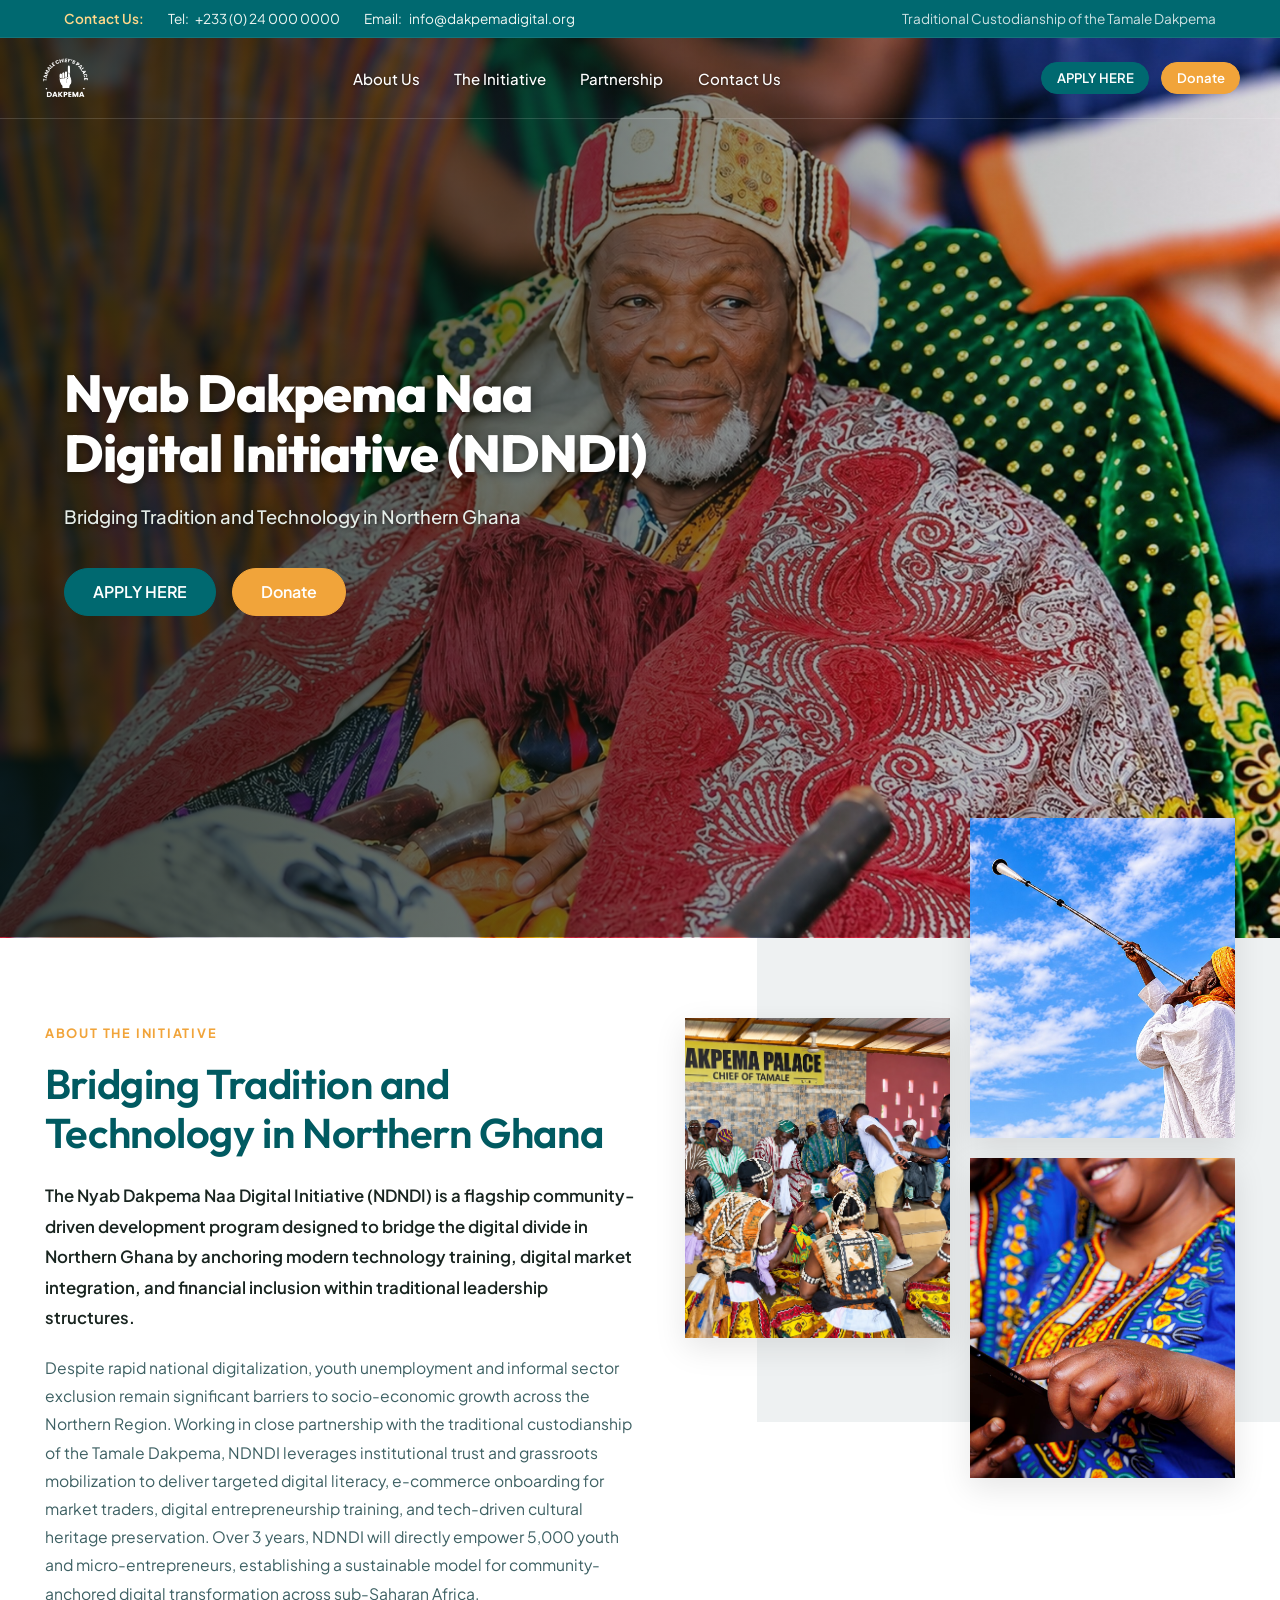
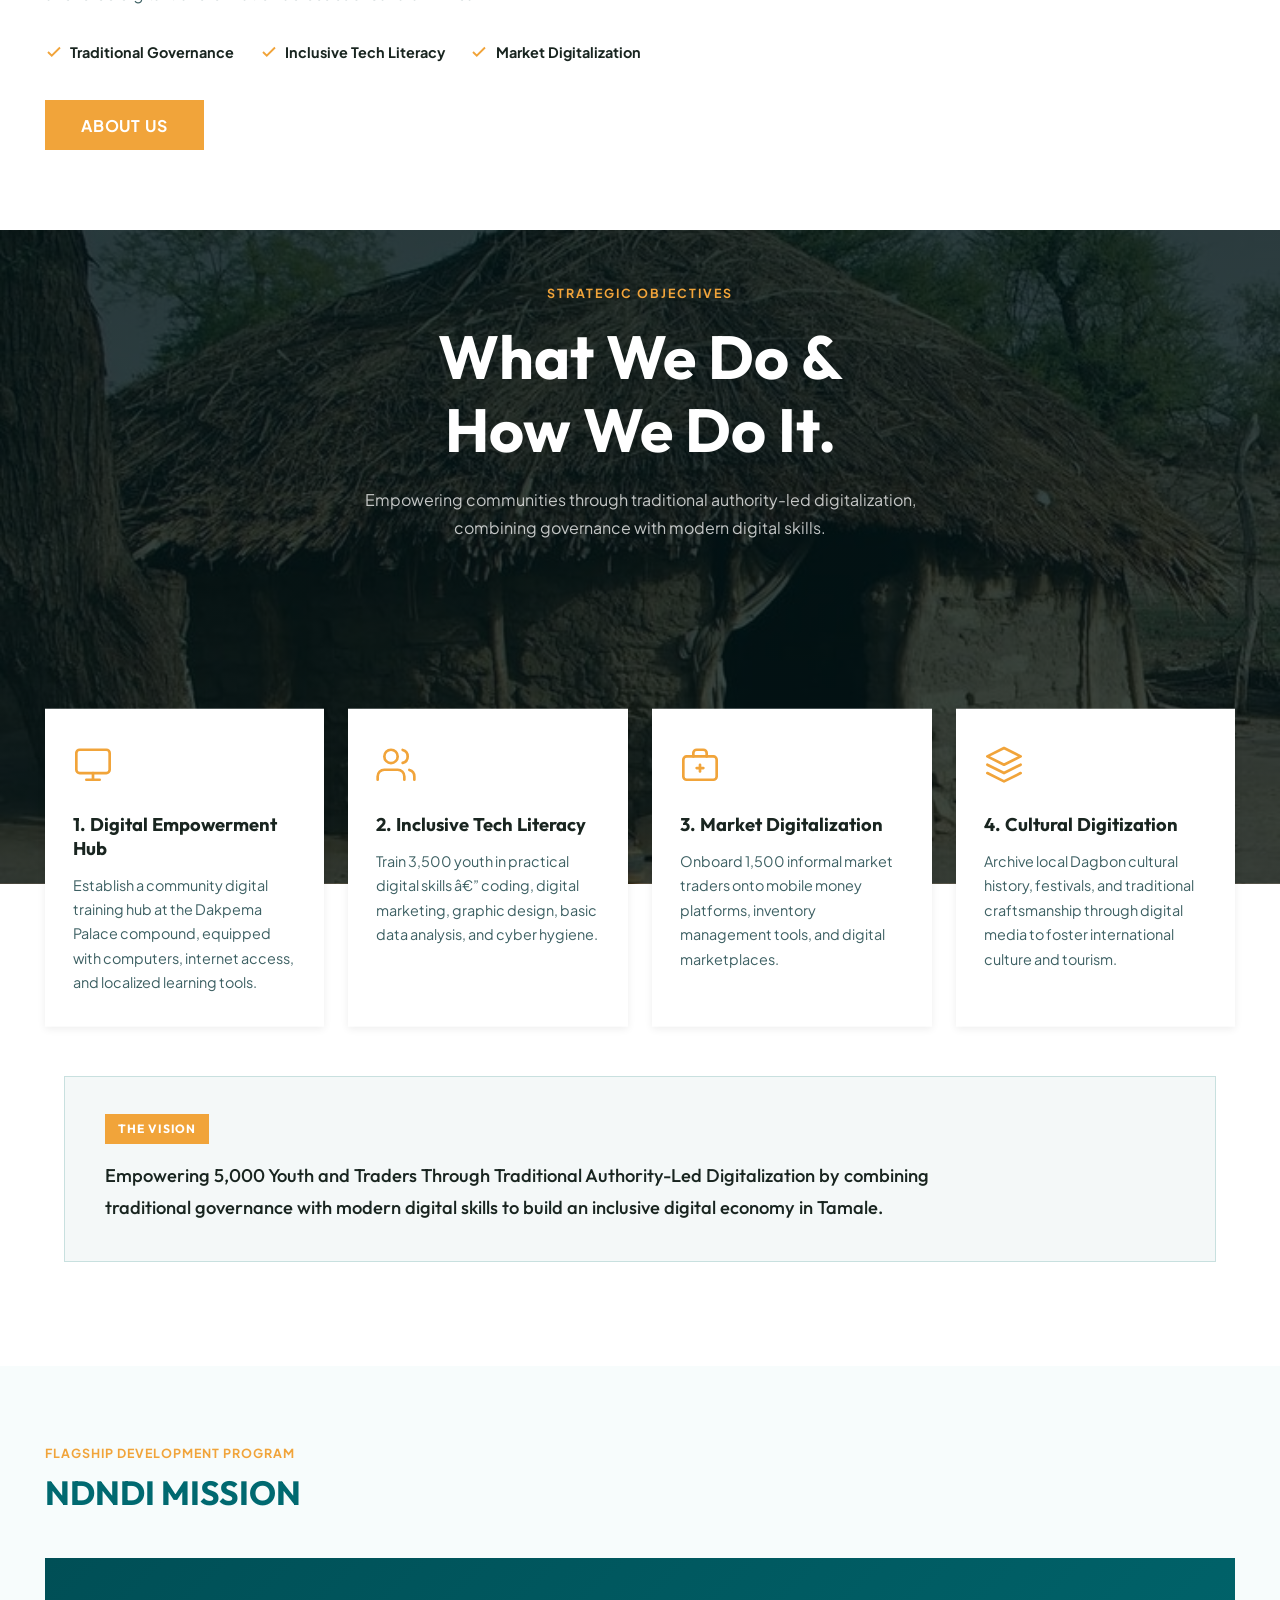
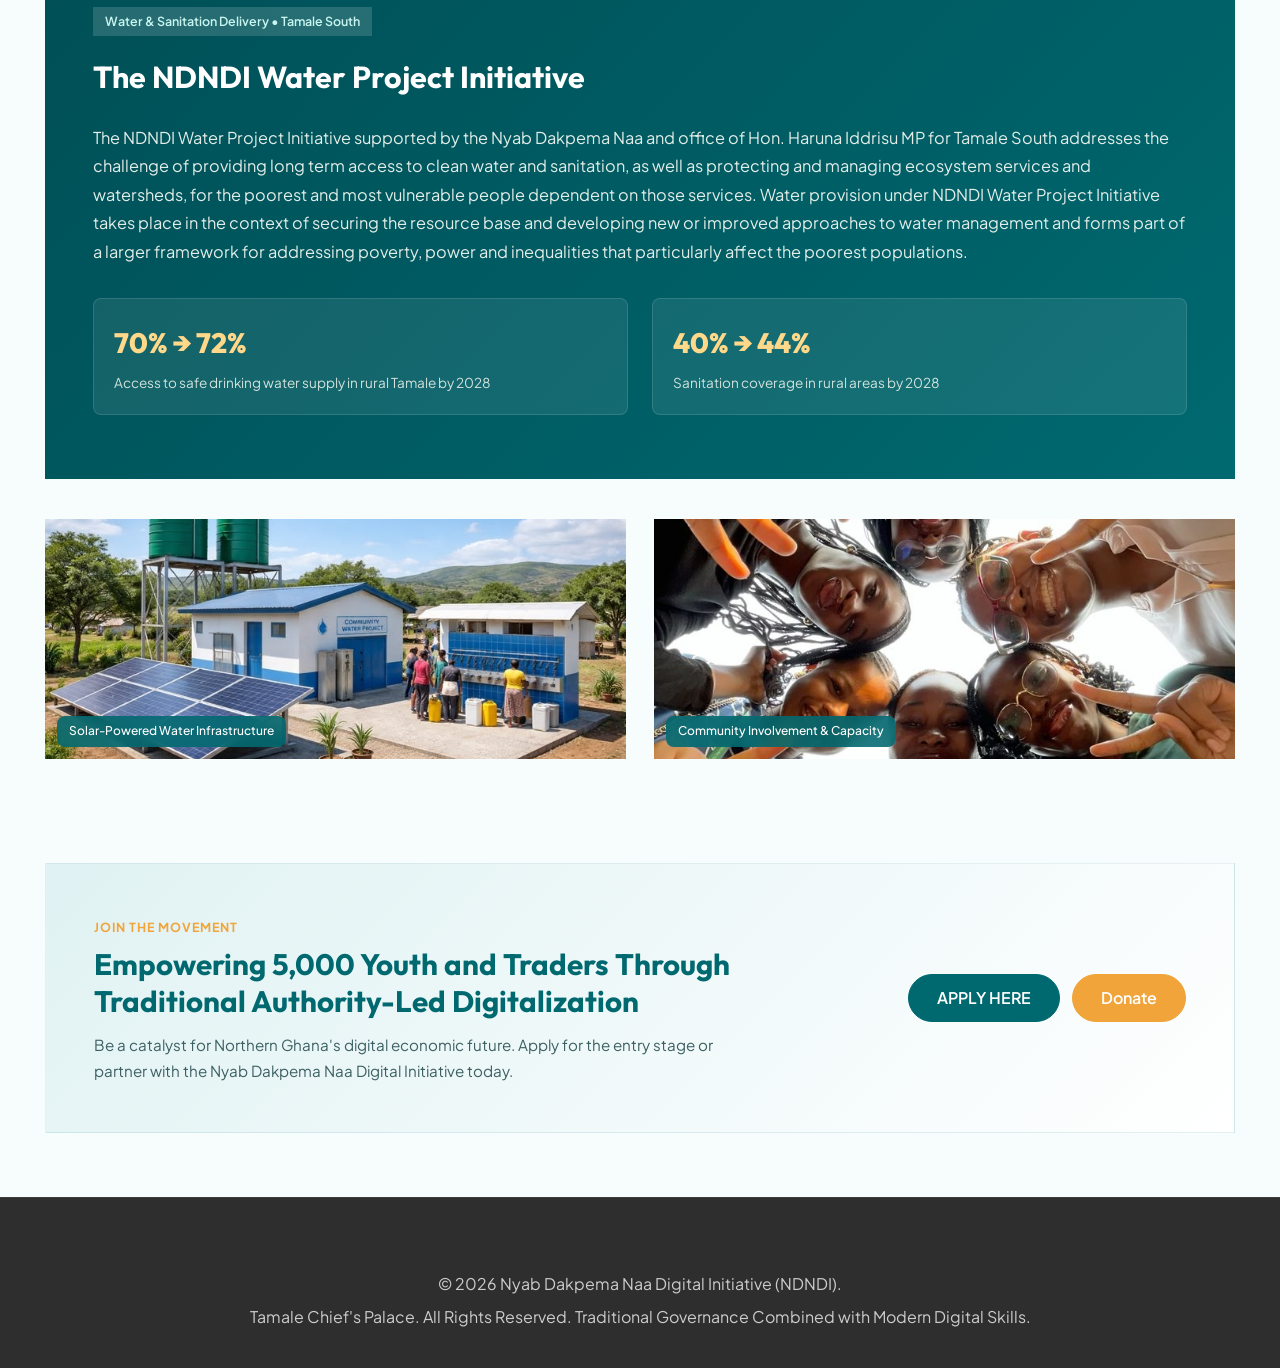
<file: index.html>
﻿<!DOCTYPE html>
<html lang="en">
<head>
  <meta charset="UTF-8">
  <meta name="viewport" content="width=device-width, initial-scale=1.0">
  <title>Nyab Dakpema Naa Digital Initiative (NDNDI) | Tamale Chief's Palace</title>
  <meta name="description" content="Nyab Dakpema Naa Digital Initiative (NDNDI) - Bridging Tradition and Technology in Northern Ghana through traditional leadership structures.">
  <meta property="og:title" content="Nyab Dakpema Naa Digital Initiative (NDNDI)">
  <meta property="og:description" content="Bridging Tradition and Technology in Northern Ghana through traditional leadership structures.">
  <meta property="og:url" content="https://manuel-vardy.github.io/dakpema/">
  <meta property="og:image" content="https://manuel-vardy.github.io/dakpema/assets/images/logo/DAKPEMA-01.png">
  <meta property="og:image:width" content="1200">
  <meta property="og:image:height" content="630">
  <meta property="og:type" content="website">
  <meta name="twitter:card" content="summary_large_image">
  <meta name="twitter:title" content="Nyab Dakpema Naa Digital Initiative (NDNDI)">
  <meta name="twitter:description" content="Bridging Tradition and Technology in Northern Ghana through traditional leadership structures.">
  <meta name="twitter:image" content="https://manuel-vardy.github.io/dakpema/assets/images/logo/DAKPEMA-01.png">
  <link rel="icon" type="image/png" href="assets/images/logo/DAKPEMA-01.png">
  <link rel="stylesheet" href="assets/css/style.css">
</head>
<body>

  <!-- Top Contact & Identity Bar -->
  <header class="top-bar">
    <div class="container top-bar-content">
      <div class="top-bar-contact">
        <span style="font-weight: 600; color: #ffd88a;">Contact Us:</span>
        <a href="tel:+233240000000"><span>Tel:</span> +233 (0) 24 000 0000</a>
        <a href="mailto:info@dakpemadigital.org"><span>Email:</span> info@dakpemadigital.org</a>
      </div>
      <div class="top-bar-tagline">
        <span>Traditional Custodianship of the Tamale Dakpema</span>
      </div>
      <a href="mailto:info@dakpemadigital.org" class="top-bar-mobile-email">info@dakpemadigital.org</a>
    </div>
  </header>

  <!-- Hero Section with Overlaid Nav & hero-img1.jpg Background (Inspiration Style) -->
  <div class="hero-wrapper">
    <!-- Main Site Navigation Header (over the hero image) -->
    <nav class="site-header site-header-hero">
      <div class="container navbar">
        <a href="index.html" class="brand">
          <img src="assets/images/logo/DAKPEMAw.png" alt="Tamale Chief's Palace - Dakpema Logo" class="brand-logo">
        </a>

        <!-- Primary Nav Menu -->
        <ul class="nav-menu">
          <li><a href="about.html" class="nav-link">About Us</a></li>
          <li><a href="initiative.html" class="nav-link">The Initiative</a></li>
          <li><a href="partnership.html" class="nav-link">Partnership</a></li>
          <li><a href="contact.html" class="nav-link">Contact Us</a></li>
          <li class="nav-menu-btns">
            <button type="button" class="btn btn-primary btn-sm open-apply-modal">APPLY HERE</button>
            <button type="button" class="btn btn-accent btn-sm open-donate-modal">Donate</button>
          </li>
        </ul>

        <!-- Action Buttons (desktop only) -->
        <div class="nav-actions">
          <button type="button" class="btn btn-primary btn-sm open-apply-modal nav-cta-btn">APPLY HERE</button>
          <button type="button" class="btn btn-accent btn-sm open-donate-modal nav-cta-btn">Donate</button>
          <button class="nav-toggle" aria-label="Toggle navigation menu" aria-expanded="false">
            <svg fill="none" stroke="currentColor" stroke-width="2" viewBox="0 0 24 24">
              <path stroke-linecap="round" stroke-linejoin="round" d="M4 6h16M4 12h16M4 18h16"></path>
            </svg>
          </button>
        </div>
      </div>
    </nav>

    <!-- Hero Content -->
    <section class="hero hero-inspo">
      <div class="hero-overlay"></div>
      <div class="container">
        <div class="hero-content">
          <h1 class="hero-title">
            Nyab Dakpema Naa <br>
            <span class="highlight">Digital Initiative (NDNDI)</span>
          </h1>

          <p class="hero-subtext">
            Bridging Tradition and Technology in Northern Ghana
          </p>

          <div class="hero-actions">
            <button type="button" class="btn btn-primary btn-lg open-apply-modal">APPLY HERE</button>
            <button type="button" class="btn btn-accent btn-lg open-donate-modal">Donate</button>
          </div>
        </div>
      </div>
    </section>
  </div>

  <!-- =====================================================================
       SECTION 1: About Us (Modern Editorial / 3-Image Collage)
       ===================================================================== -->
  <section id="about" class="about-modern-section">
    <div class="container">
      <div class="about-modern-grid">

        <!-- LEFT COLUMN: Text, Highlights & Button -->
        <div class="about-modern-content">
          <span class="about-modern-eyebrow">ABOUT THE INITIATIVE</span>
          <h2 class="about-modern-heading">
            Bridging Tradition and Technology in Northern Ghana
          </h2>

          <!-- Mobile only: man blowing image after heading -->
          <div class="about-mobile-img">
            <img src="assets/images/projects/about.jpg" alt="Nyab Dakpema Naa Digital Initiative - Youth Engagement">
          </div>

          <p class="about-modern-lead">
            The Nyab Dakpema Naa Digital Initiative (NDNDI) is a flagship community-driven development program designed to bridge the digital divide in Northern Ghana by anchoring modern technology training, digital market integration, and financial inclusion within traditional leadership structures.
          </p>

          <!-- Mobile only: ceremonial image after first paragraph -->
          <div class="about-mobile-img">
            <img src="assets/images/projects/Ceremonial.jpg" alt="Tamale Chief's Palace Ceremonial Dignity">
          </div>

          <p class="about-modern-body">
            Despite rapid national digitalization, youth unemployment and informal sector exclusion remain significant barriers to socio-economic growth across the Northern Region. Working in close partnership with the traditional custodianship of the Tamale Dakpema, NDNDI leverages institutional trust and grassroots mobilization to deliver targeted digital literacy, e-commerce onboarding for market traders, digital entrepreneurship training, and tech-driven cultural heritage preservation. Over 3 years, NDNDI will directly empower 5,000 youth and micro-entrepreneurs, establishing a sustainable model for community-anchored digital transformation across sub-Saharan Africa.
          </p>

          <!-- Mobile only: about1 image after last paragraph -->
          <div class="about-mobile-img">
            <img src="assets/images/projects/about1.jpg" alt="Nyab Dakpema Naa Digital Initiative - Community Training">
          </div>

          <!-- Highlights with Checkmarks -->
          <div class="about-modern-features">
            <div class="about-feature-item">
              <svg class="about-feature-icon" viewBox="0 0 24 24" fill="none" stroke="currentColor" stroke-width="2.5"><polyline points="20 6 9 17 4 12"></polyline></svg>
              <span>Traditional Governance</span>
            </div>
            <div class="about-feature-item">
              <svg class="about-feature-icon" viewBox="0 0 24 24" fill="none" stroke="currentColor" stroke-width="2.5"><polyline points="20 6 9 17 4 12"></polyline></svg>
              <span>Inclusive Tech Literacy</span>
            </div>
            <div class="about-feature-item">
              <svg class="about-feature-icon" viewBox="0 0 24 24" fill="none" stroke="currentColor" stroke-width="2.5"><polyline points="20 6 9 17 4 12"></polyline></svg>
              <span>Market Digitalization</span>
            </div>
          </div>

          <!-- Action Button -->
          <div class="about-modern-actions">
            <a href="about.html" class="btn btn-accent btn-lg" style="text-transform: uppercase; letter-spacing: 0.05em; font-weight: 700; border-radius: 0;">ABOUT US</a>
          </div>
        </div>

        <!-- RIGHT COLUMN: Stepped 3-Image Collage -->
        <div class="about-modern-collage">
          <div class="about-collage-bg-shape"></div>

          <div class="about-collage-left">
            <div class="about-collage-frame about-frame-main">
              <img src="assets/images/projects/Ceremonial.jpg" alt="Tamale Chief's Palace Ceremonial Dignity">
            </div>
          </div>

          <div class="about-collage-right">
            <div class="about-collage-frame about-frame-top">
              <img src="assets/images/projects/about.jpg" alt="Nyab Dakpema Naa Digital Initiative - Youth Engagement">
            </div>
            <div class="about-collage-frame about-frame-bottom">
              <img src="assets/images/projects/about1.jpg" alt="Nyab Dakpema Naa Digital Initiative - Community Training">
            </div>
          </div>
        </div>

      </div>
    </div>
  </section>

    <!-- â”€â”€ STRATEGIC OBJECTIVES â”€â”€ -->
    <div class="strategic-teal-section">

      <!-- Hero banner with heading -->
      <div class="strategic-hero-banner">
        <div class="container">
          <span class="strategy-section-eyebrow">Strategic Objectives</span>
          <h2 class="strategic-hero-heading">What We Do &amp;<br>How We Do It.</h2>
          <p class="strategic-hero-sub">Empowering communities through traditional authority-led digitalization, combining governance with modern digital skills.</p>
        </div>
      </div>

      <!-- 4 cards sitting on the banner, half-hanging below -->
      <div class="strategic-cards-row">
        <div class="container">
          <div class="strategic-cards-grid">

            <div class="strategic-obj-card">
              <div class="strategic-obj-icon">
                <svg width="40" height="40" viewBox="0 0 24 24" fill="none" stroke="#f1a43a" stroke-width="1.6" stroke-linecap="round" stroke-linejoin="round"><rect x="2" y="3" width="20" height="14" rx="2"/><line x1="8" y1="21" x2="16" y2="21"/><line x1="12" y1="17" x2="12" y2="21"/></svg>
              </div>
              <h4 class="strategic-obj-title">1. Digital Empowerment Hub</h4>
              <p class="strategic-obj-desc">Establish a community digital training hub at the Dakpema Palace compound, equipped with computers, internet access, and localized learning tools.</p>
            </div>

            <div class="strategic-obj-card">
              <div class="strategic-obj-icon">
                <svg width="40" height="40" viewBox="0 0 24 24" fill="none" stroke="#f1a43a" stroke-width="1.6" stroke-linecap="round" stroke-linejoin="round"><path d="M17 21v-2a4 4 0 0 0-4-4H5a4 4 0 0 0-4 4v2"/><circle cx="9" cy="7" r="4"/><path d="M23 21v-2a4 4 0 0 0-3-3.87"/><path d="M16 3.13a4 4 0 0 1 0 7.75"/></svg>
              </div>
              <h4 class="strategic-obj-title">2. Inclusive Tech Literacy</h4>
              <p class="strategic-obj-desc">Train 3,500 youth in practical digital skills â€” coding, digital marketing, graphic design, basic data analysis, and cyber hygiene.</p>
            </div>

            <div class="strategic-obj-card">
              <div class="strategic-obj-icon">
                <svg width="40" height="40" viewBox="0 0 24 24" fill="none" stroke="#f1a43a" stroke-width="1.6" stroke-linecap="round" stroke-linejoin="round"><rect x="2" y="7" width="20" height="14" rx="2"/><path d="M16 7V5a2 2 0 0 0-2-2h-4a2 2 0 0 0-2 2v2"/><line x1="12" y1="12" x2="12" y2="16"/><line x1="10" y1="14" x2="14" y2="14"/></svg>
              </div>
              <h4 class="strategic-obj-title">3. Market Digitalization</h4>
              <p class="strategic-obj-desc">Onboard 1,500 informal market traders onto mobile money platforms, inventory management tools, and digital marketplaces.</p>
            </div>

            <div class="strategic-obj-card">
              <div class="strategic-obj-icon">
                <svg width="40" height="40" viewBox="0 0 24 24" fill="none" stroke="#f1a43a" stroke-width="1.6" stroke-linecap="round" stroke-linejoin="round"><path d="M12 2L2 7l10 5 10-5-10-5z"/><path d="M2 17l10 5 10-5"/><path d="M2 12l10 5 10-5"/></svg>
              </div>
              <h4 class="strategic-obj-title">4. Cultural Digitization</h4>
              <p class="strategic-obj-desc">Archive local Dagbon cultural history, festivals, and traditional craftsmanship through digital media to foster international culture and tourism.</p>
            </div>

          </div>
        </div>
      </div><!-- /strategic-cards-row -->

    </div><!-- /strategic-teal-section -->

  <!-- The Vision + Contact Us -->
  <div class="vision-contact-standalone">
    <div class="container">

      <div class="strategic-vision-banner">
        <div class="vision-tag">The Vision</div>
        <p class="vision-text">
          Empowering 5,000 Youth and Traders Through Traditional Authority-Led Digitalization by combining traditional governance with modern digital skills to build an inclusive digital economy in Tamale.
        </p>
      </div>

    </div>
  </div><!-- /vision-contact-standalone -->

  <!-- =====================================================================
       SECTION 3: NDNDI MISSION (Water Project Initiative)
       ===================================================================== -->
  <section id="mission" class="section">
    <div class="container">
      <div class="section-header">
        <span class="section-tag">Flagship Development Program</span>
        <h2 class="section-title">NDNDI MISSION</h2>
      </div>

      <!-- Water Project Hero Feature Card -->
      <div class="water-project-banner">
        <span class="water-badge">Water &amp; Sanitation Delivery &bull; Tamale South</span>
        <h3 class="water-title">The NDNDI Water Project Initiative</h3>
        <p class="water-text">
          The NDNDI Water Project Initiative supported by the Nyab Dakpema Naa and office of Hon. Haruna Iddrisu MP for Tamale South addresses the challenge of providing long term access to clean water and sanitation, as well as protecting and managing ecosystem services and watersheds, for the poorest and most vulnerable people dependent on those services. Water provision under NDNDI Water Project Initiative takes place in the context of securing the resource base and developing new or improved approaches to water management and forms part of a larger framework for addressing poverty, power and inequalities that particularly affect the poorest populations.
        </p>

        <!-- Projected Metrics Callout -->
        <div class="water-metrics">
          <div class="water-metric-card">
            <div class="water-metric-val">70% &rarr; 72%</div>
            <div class="water-metric-sub">Access to safe drinking water supply in rural Tamale by 2028</div>
          </div>
          <div class="water-metric-card">
            <div class="water-metric-val">40% &rarr; 44%</div>
            <div class="water-metric-sub">Sanitation coverage in rural areas by 2028</div>
          </div>
        </div>
      </div>


      <!-- Water Project Gallery -->
      <div class="grid-2">
        <div class="hero-img-wrap" style="height: 240px;">
          <img src="assets/images/projects/solar.jpg" alt="Solar-powered clean water and community infrastructure">
          <div class="hero-card-badge">Solar-Powered Water Infrastructure</div>
        </div>
        <div class="hero-img-wrap" style="height: 240px;">
          <img src="assets/images/projects/built-for-africa.jpg" alt="Northern Ghana community development and traditional custodianship">
          <div class="hero-card-badge">Community Involvement &amp; Capacity</div>
        </div>
      </div>
    </div>
  </section>

  <!-- Call To Action Banner -->
  <section class="section" style="padding-top: 2rem; padding-bottom: 4rem;">
    <div class="container cta-container">
      <div class="cta-banner">
        <div class="cta-content">
          <span class="section-tag">Join The Movement</span>
          <h3 class="section-title" style="font-size: 1.85rem; margin-bottom: 0.75rem;">
            Empowering 5,000 Youth and Traders Through Traditional Authority-Led Digitalization
          </h3>
          <p style="color: var(--color-text-muted); font-size: 0.95rem;">
            Be a catalyst for Northern Ghana's digital economic future. Apply for the entry stage or partner with the Nyab Dakpema Naa Digital Initiative today.
          </p>
        </div>
        <div style="display: flex; gap: 0.75rem; flex-wrap: wrap;">
          <button type="button" class="btn btn-primary btn-lg open-apply-modal">APPLY HERE</button>
          <button type="button" class="btn btn-accent btn-lg open-donate-modal">Donate</button>
        </div>
      </div>
    </div>
  </section>

  <!-- =====================================================================
       Application Modal ("Follow this link () to register. ... APPLY HERE")
       ===================================================================== -->
  <div id="applyModal" class="modal-overlay" role="dialog" aria-modal="true" aria-labelledby="applyModalTitle">
    <div class="modal-dialog">
      <div class="modal-header">
        <h3 id="applyModalTitle" class="modal-title">NDNDI Registration (1. ENTRY-STAGE)</h3>
        <button type="button" class="modal-close" aria-label="Close modal">&times;</button>
      </div>
      <div class="modal-body">
        <p style="font-size: 0.92rem; color: var(--color-text-muted); margin-bottom: 1.25rem;">
          <strong>1. ENTRY-STAGE:</strong> Entrants will be allowed to register online. Follow this link () to register. Applicants must make sure all information submitted are accurate before clicking APPLY.
        </p>

        <form id="applicationForm">
          <div class="form-group">
            <label class="form-label" for="applicantFullName">Full Name *</label>
            <input type="text" id="applicantFullName" class="form-control" placeholder="Enter your full legal name" required>
          </div>

          <div class="grid-2">
            <div class="form-group">
              <label class="form-label" for="applicantEmail">Email Address *</label>
              <input type="email" id="applicantEmail" class="form-control" placeholder="name@domain.com" required>
            </div>
            <div class="form-group">
              <label class="form-label" for="applicantTel">Telephone Number *</label>
              <input type="tel" id="applicantTel" class="form-control" placeholder="+233 XX XXX XXXX" required>
            </div>
          </div>

          <div class="grid-2">
            <div class="form-group">
              <label class="form-label" for="applicantAge">Age (Requirement: 18-32 years) *</label>
              <input type="number" id="applicantAge" class="form-control" min="18" max="32" placeholder="e.g. 24" required>
            </div>
            <div class="form-group">
              <label class="form-label" for="applicantRes">Residency in Ghana *</label>
              <select id="applicantRes" class="form-control" required>
                <option value="">Select residency...</option>
                <option value="tamale">Tamale / Northern Region, Ghana</option>
                <option value="ghana-other">Other Region in Ghana</option>
              </select>
            </div>
          </div>

          <div class="form-group">
            <label class="form-label" for="applicantTrack">Program Focus Track</label>
            <select id="applicantTrack" class="form-control">
              <option value="literacy">Inclusive Tech Literacy (Coding, Digital Marketing, Graphic Design, Data)</option>
              <option value="market">Market Digitalization (E-Commerce &amp; FinTech for Traders)</option>
              <option value="culture">Cultural Digitization &amp; Preservation</option>
              <option value="startup">Startup Incubation &amp; Social Business</option>
            </select>
          </div>

          <!-- Eligibility Confirmations -->
          <div style="background: var(--color-bg-alt); padding: 1rem; border-radius: var(--radius-sm); margin-bottom: 1.25rem;">
            <p style="font-size: 0.82rem; font-weight: 700; color: var(--color-primary); margin-bottom: 0.5rem; text-transform: uppercase;">
              Applicant Affirmations (Eligibility Requirements 1-6)
            </p>
            <label style="display: flex; gap: 0.5rem; font-size: 0.85rem; color: var(--color-text-main); margin-bottom: 0.4rem; cursor: pointer;">
              <input type="checkbox" required>
              <span>I confirm that I reside in Ghana and am between 18-32 years of age.</span>
            </label>
            <label style="display: flex; gap: 0.5rem; font-size: 0.85rem; color: var(--color-text-main); margin-bottom: 0.4rem; cursor: pointer;">
              <input type="checkbox" required>
              <span>I have a genuine desire for digitization lessons and incubation mentoring.</span>
            </label>
            <label style="display: flex; gap: 0.5rem; font-size: 0.85rem; color: var(--color-text-main); cursor: pointer;">
              <input type="checkbox" required>
              <span>I commit to monthly program goals and accepting coaching feedback.</span>
            </label>
          </div>

          <div style="display: flex; justify-content: flex-end; gap: 0.75rem;">
            <button type="button" class="btn btn-outline modal-cancel">Cancel</button>
            <button type="submit" class="btn btn-primary" style="background-color: #8b1f1f; border-color: #8b1f1f;">APPLY HERE</button>
          </div>
        </form>
      </div>
    </div>
  </div>

  <!-- =====================================================================
       Donate / Partnership Modal ("Donate")
       ===================================================================== -->
  <div id="donateModal" class="modal-overlay" role="dialog" aria-modal="true" aria-labelledby="donateModalTitle">
    <div class="modal-dialog">
      <div class="modal-header">
        <h3 id="donateModalTitle" class="modal-title">Support &amp; Partner with NDNDI</h3>
        <button type="button" class="modal-close" aria-label="Close modal">&times;</button>
      </div>
      <div class="modal-body">
        <p style="font-size: 0.92rem; color: var(--color-text-muted); margin-bottom: 1.25rem;">
          We invite development agencies, philanthropic organizations, and corporate partners to join hands with the Nyab Dakpema Naa Digital Initiative. Your support will directly fund critical digital infrastructure, bridge the opportunity gap for thousands of young people, and demonstrate how traditional leadership can catalysed sustainable digital development in Sub-Saharan Africa.
        </p>

        <form id="donationForm">
          <div class="form-group">
            <label class="form-label" for="partnerCategory">Partner Classification *</label>
            <select id="partnerCategory" class="form-control" required>
              <option value="agency">Development Agency</option>
              <option value="philanthropic">Philanthropic Organization</option>
              <option value="corporate">Corporate Partner</option>
              <option value="individual">Individual Donor / Diaspora Supporter</option>
            </select>
          </div>

          <div class="grid-2">
            <div class="form-group">
              <label class="form-label" for="orgName">Organization / Donor Name *</label>
              <input type="text" id="orgName" class="form-control" placeholder="Organization name" required>
            </div>
            <div class="form-group">
              <label class="form-label" for="contactPerson">Contact Person *</label>
              <input type="text" id="contactPerson" class="form-control" placeholder="Full name" required>
            </div>
          </div>

          <div class="grid-2">
            <div class="form-group">
              <label class="form-label" for="partnerEmail">Email Address *</label>
              <input type="email" id="partnerEmail" class="form-control" placeholder="partner@org.org" required>
            </div>
            <div class="form-group">
              <label class="form-label" for="partnerSupportType">Intended Support Target</label>
              <select id="partnerSupportType" class="form-control">
                <option value="digital-hub">Digital Empowerment Hub Equipment</option>
                <option value="water-project">NDNDI Water Project Initiative</option>
                <option value="tech-literacy">Inclusive Tech Literacy Scholarships</option>
                <option value="market-traders">Market Trader Digitalization</option>
              </select>
            </div>
          </div>

          <div class="form-group">
            <label class="form-label" for="pledgeDetails">Contribution or Partnership Details</label>
            <textarea id="pledgeDetails" rows="3" class="form-control" placeholder="Share details of your proposed partnership, sponsorship, or donation..."></textarea>
          </div>

          <div style="display: flex; justify-content: flex-end; gap: 0.75rem;">
            <button type="button" class="btn btn-outline modal-cancel">Cancel</button>
            <button type="submit" class="btn btn-accent" style="background-color: #8b1f1f; border-color: #8b1f1f;">Submit Support / Donate</button>
          </div>
        </form>
      </div>
    </div>
  </div>

  <!-- Site Footer -->
  <footer class="site-footer">
    <div class="container">
      <div class="footer-bottom">
        <p>© 2026 Nyab Dakpema Naa Digital Initiative (NDNDI).</p>
        <p>Tamale Chief's Palace. All Rights Reserved. Traditional Governance Combined with Modern Digital Skills.</p>
      </div>
    </div>
  </footer>

  <script src="assets/js/main.js"></script>
</body>
</html>
</file>
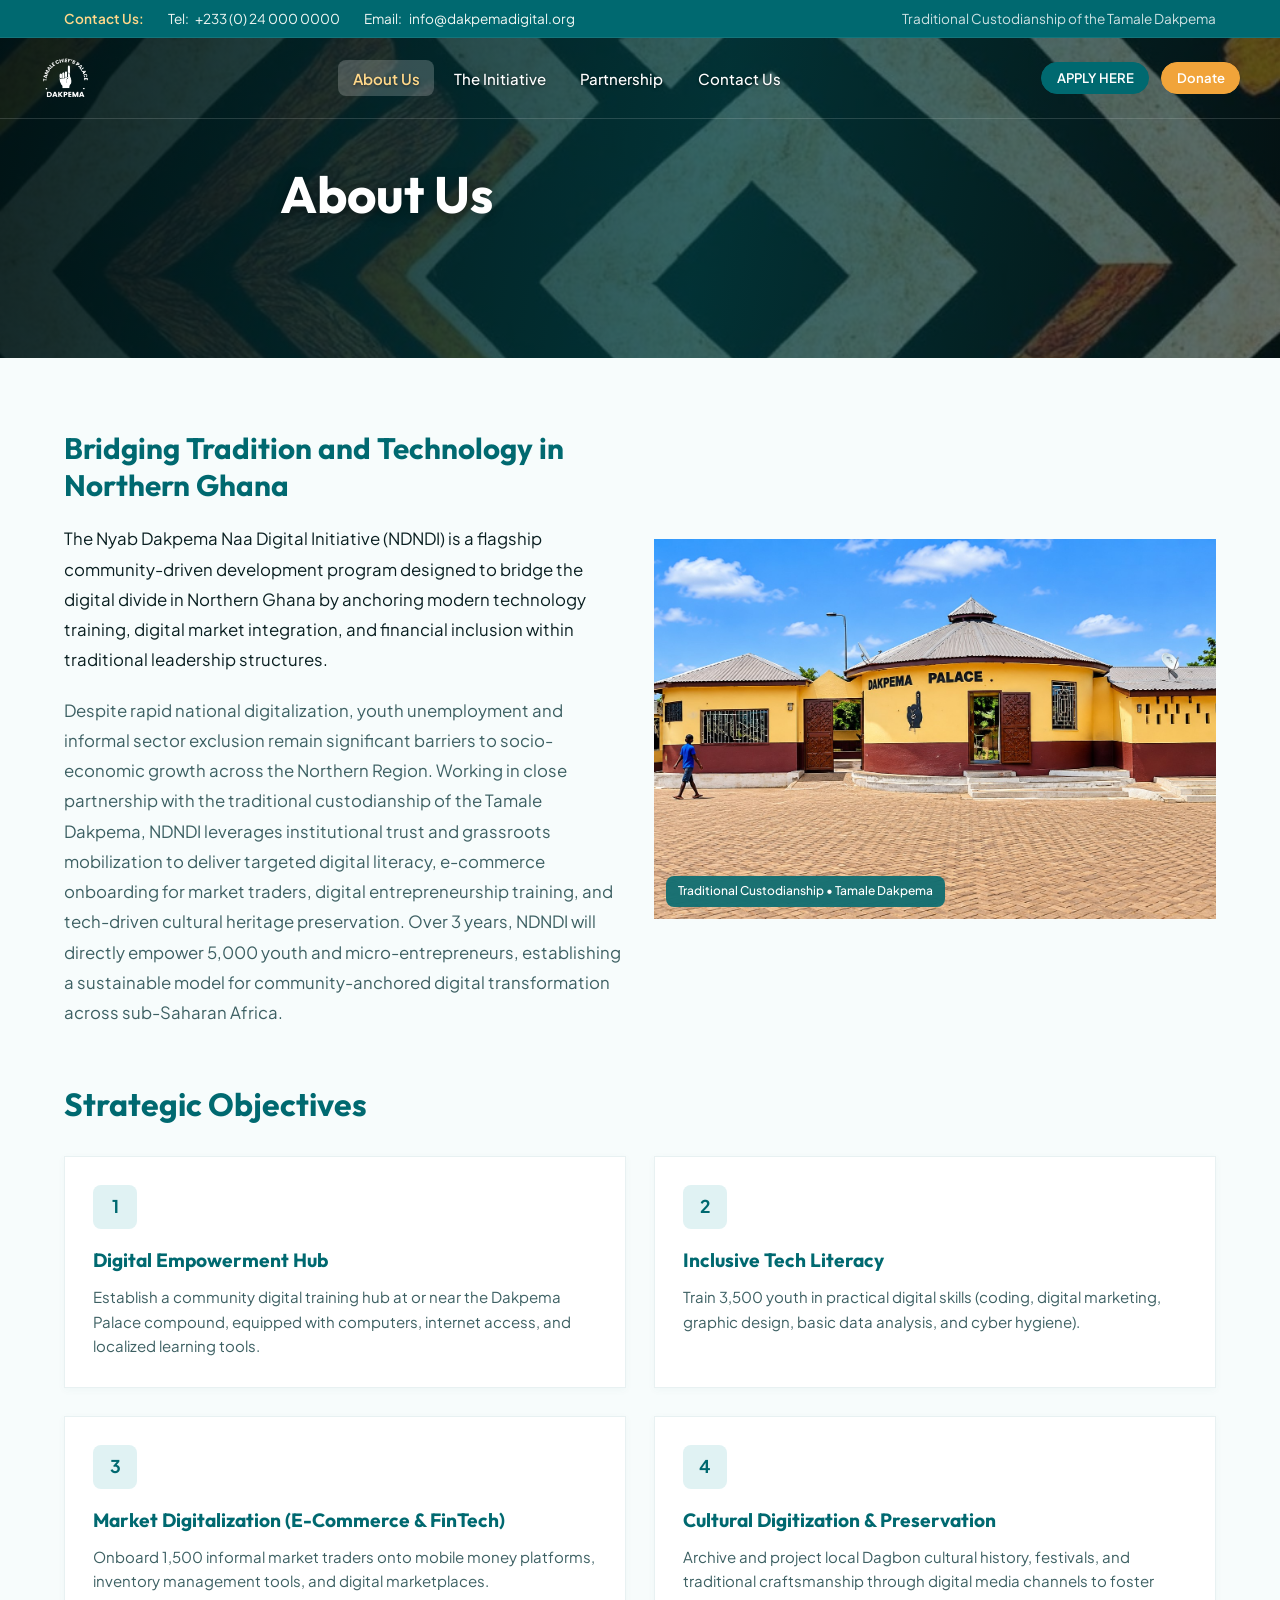
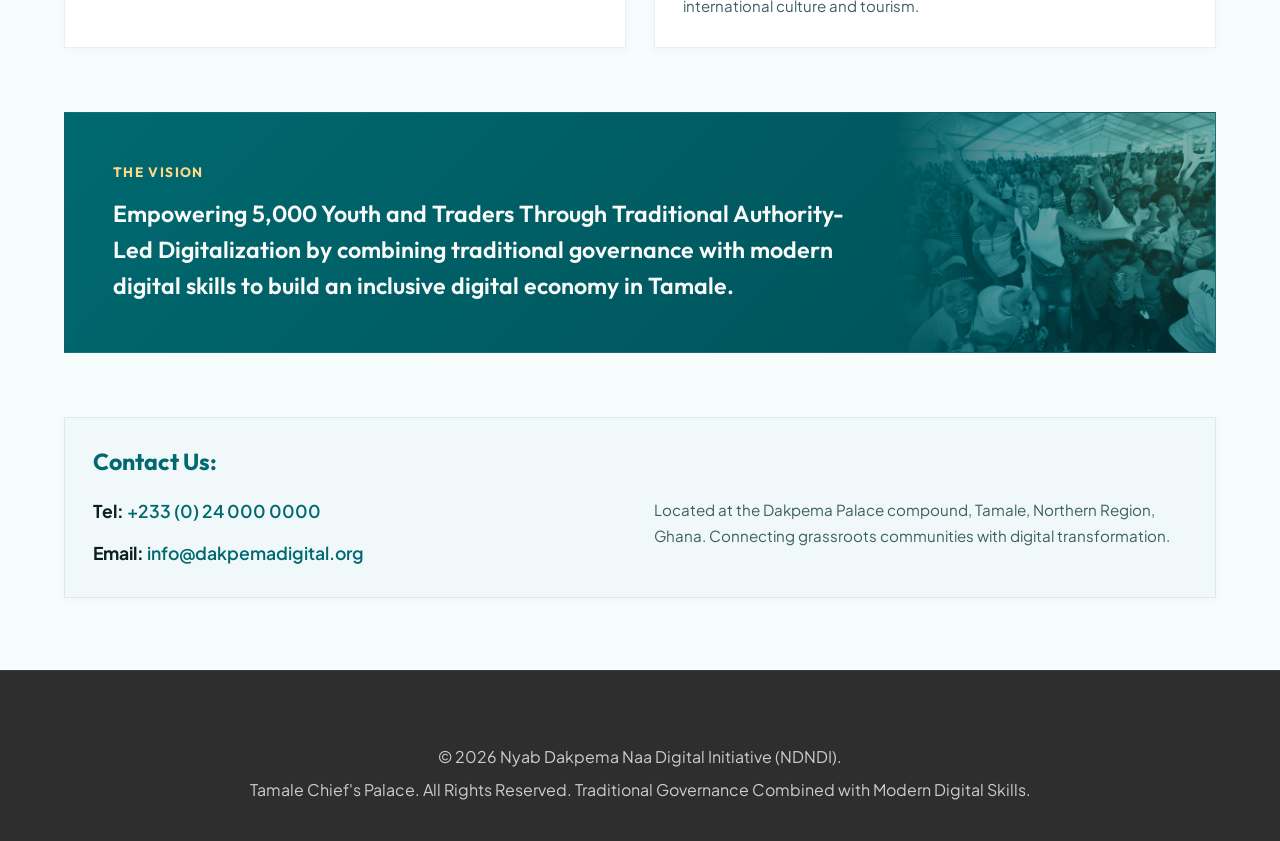
<file: about.html>
﻿<!DOCTYPE html>
<html lang="en">
<head>
  <meta charset="UTF-8">
  <meta name="viewport" content="width=device-width, initial-scale=1.0">
  <title>1. About Us | Nyab Dakpema Naa Digital Initiative (NDNDI)</title>
  <meta name="description" content="1. About Us - Bridging Tradition and Technology in Northern Ghana. Nyab Dakpema Naa Digital Initiative (NDNDI).">
  <meta property="og:title" content="About Us | NDNDI">
  <meta property="og:description" content="About the Nyab Dakpema Naa Digital Initiative  anchoring digital transformation within traditional leadership structures.">
  <meta property="og:url" content="https://manuel-vardy.github.io/dakpema/about.html">
  <meta property="og:image" content="https://manuel-vardy.github.io/dakpema/assets/images/logo/DAKPEMA-01.png">
  <meta property="og:image:width" content="1200">
  <meta property="og:image:height" content="630">
  <meta property="og:type" content="website">
  <meta name="twitter:card" content="summary_large_image">
  <meta name="twitter:title" content="About Us | NDNDI">
  <meta name="twitter:description" content="About the Nyab Dakpema Naa Digital Initiative  anchoring digital transformation within traditional leadership structures.">
  <meta name="twitter:image" content="https://manuel-vardy.github.io/dakpema/assets/images/logo/DAKPEMA-01.png">
  <link rel="icon" type="image/png" href="assets/images/logo/DAKPEMA-01.png">
  <link rel="stylesheet" href="assets/css/style.css">
</head>
<body>

  <!-- Top Contact & Identity Bar -->
  <header class="top-bar">
    <div class="container top-bar-content">
      <div class="top-bar-contact">
        <span style="font-weight: 600; color: #ffd88a;">Contact Us:</span>
        <a href="tel:+233240000000"><span>Tel:</span> +233 (0) 24 000 0000</a>
        <a href="mailto:info@dakpemadigital.org"><span>Email:</span> info@dakpemadigital.org</a>
      </div>
      <div class="top-bar-tagline">
        <span>Traditional Custodianship of the Tamale Dakpema</span>
      </div>
    </div>
  </header>

  <!-- Hero wrapper with overlaid nav (same as homepage) -->
  <div class="hero-wrapper">
    <nav class="site-header site-header-hero">
      <div class="container navbar">
        <a href="index.html" class="brand">
          <img src="assets/images/logo/DAKPEMAw.png" alt="Tamale Chief's Palace - Dakpema Logo" class="brand-logo">
        </a>

        <ul class="nav-menu">
          <li><a href="about.html" class="nav-link active">About Us</a></li>
          <li><a href="initiative.html" class="nav-link">The Initiative</a></li>
          <li><a href="partnership.html" class="nav-link">Partnership</a></li>
          <li><a href="contact.html" class="nav-link">Contact Us</a></li>
          <li class="nav-menu-btns">
            <button type="button" class="btn btn-primary btn-sm open-apply-modal">APPLY HERE</button>
            <button type="button" class="btn btn-accent btn-sm open-donate-modal">Donate</button>
          </li>
        </ul>

        <div class="nav-actions">
          <button type="button" class="btn btn-primary btn-sm open-apply-modal nav-cta-btn">APPLY HERE</button>
          <button type="button" class="btn btn-accent btn-sm open-donate-modal nav-cta-btn">Donate</button>
          <button class="nav-toggle" aria-label="Toggle navigation menu" aria-expanded="false">
            <svg fill="none" stroke="currentColor" stroke-width="2" viewBox="0 0 24 24">
              <path stroke-linecap="round" stroke-linejoin="round" d="M4 6h16M4 12h16M4 18h16"></path>
            </svg>
          </button>
        </div>
      </div>
    </nav>

    <!-- Page Hero -->
    <div class="about-page-hero">
      <div class="about-page-hero-overlay"></div>
      <div class="container about-page-hero-content">
        <h1 class="about-page-hero-title">About Us</h1>
      </div>
    </div>

  </div><!-- /hero-wrapper -->

  <!-- Main Content: Bridging Tradition and Technology in Northern Ghana -->
  <main class="section">
    <div class="container">
      <div class="grid-2" style="align-items: center; margin-bottom: 3.5rem;">
        <div>
          <h2 class="section-title" style="font-size: 1.85rem; margin-bottom: 1.25rem;">
            Bridging Tradition and Technology in Northern Ghana
          </h2>
          <p style="font-size: 1.05rem; line-height: 1.8; color: var(--color-text-main); margin-bottom: 1.25rem;">
            The Nyab Dakpema Naa Digital Initiative (NDNDI) is a flagship community-driven development program designed to bridge the digital divide in Northern Ghana by anchoring modern technology training, digital market integration, and financial inclusion within traditional leadership structures.
          </p>
          <p style="font-size: 1.05rem; line-height: 1.8; color: var(--color-text-muted);">
            Despite rapid national digitalization, youth unemployment and informal sector exclusion remain significant barriers to socio-economic growth across the Northern Region. Working in close partnership with the traditional custodianship of the Tamale Dakpema, NDNDI leverages institutional trust and grassroots mobilization to deliver targeted digital literacy, e-commerce onboarding for market traders, digital entrepreneurship training, and tech-driven cultural heritage preservation. Over 3 years, NDNDI will directly empower 5,000 youth and micro-entrepreneurs, establishing a sustainable model for community-anchored digital transformation across sub-Saharan Africa.
          </p>
        </div>

        <div class="hero-visuals">
          <div class="hero-img-wrap" style="height: 380px;">
            <img src="assets/images/hero/Dakpema.jpg" alt="Dakpema Palace - Tamale Chief's Palace">
            <div class="hero-card-badge">
              Traditional Custodianship • Tamale Dakpema
            </div>
          </div>
        </div>
      </div>

      <!-- Strategic Objectives (Verbatim Text) -->
      <div style="margin-bottom: 4rem;">
        <div class="section-header" style="margin-bottom: 2rem;">
          <h3 class="section-title" style="font-size: 2rem;">Strategic Objectives</h3>
        </div>

        <div class="grid-2">
          <!-- 1. Digital Empowerment Hub -->
          <div class="clean-card">
            <div class="card-icon-pill">1</div>
            <h4 class="card-title">Digital Empowerment Hub</h4>
            <p class="card-text">
              Establish a community digital training hub at or near the Dakpema Palace compound, equipped with computers, internet access, and localized learning tools.
            </p>
          </div>

          <!-- 2. Inclusive Tech Literacy -->
          <div class="clean-card">
            <div class="card-icon-pill">2</div>
            <h4 class="card-title">Inclusive Tech Literacy</h4>
            <p class="card-text">
              Train 3,500 youth in practical digital skills (coding, digital marketing, graphic design, basic data analysis, and cyber hygiene).
            </p>
          </div>

          <!-- 3. Market Digitalization (E-Commerce & FinTech) -->
          <div class="clean-card">
            <div class="card-icon-pill">3</div>
            <h4 class="card-title">Market Digitalization (E-Commerce &amp; FinTech)</h4>
            <p class="card-text">
              Onboard 1,500 informal market traders onto mobile money platforms, inventory management tools, and digital marketplaces.
            </p>
          </div>

          <!-- 4. Cultural Digitization & Preservation -->
          <div class="clean-card">
            <div class="card-icon-pill">4</div>
            <h4 class="card-title">Cultural Digitization &amp; Preservation</h4>
            <p class="card-text">
              Archive and project local Dagbon cultural history, festivals, and traditional craftsmanship through digital media channels to foster international culture and tourism.
            </p>
          </div>
        </div>
      </div>

      <!-- The Vision (Verbatim Text) -->
      <div class="vision-banner" style="margin-bottom: 4rem;">
        <div class="vision-banner-content">
          <div class="vision-tag">The Vision</div>
          <p class="vision-text">
            Empowering 5,000 Youth and Traders Through Traditional Authority-Led Digitalization by combining traditional governance with modern digital skills to build an inclusive digital economy in Tamale.
          </p>
        </div>
        <div class="vision-banner-img">
          <img src="assets/images/projects/youth.jpg" alt="Vision - Dakpema Youth">
        </div>
      </div>

      <!-- Contact Us (Verbatim Text from Page 1 & Page 2) -->
      <div class="clean-card" style="background: var(--color-bg-alt);">
        <h3 class="card-title" style="font-size: 1.45rem; margin-bottom: 1.25rem;">Contact Us:</h3>
        <div class="grid-2">
          <div>
            <p style="font-size: 1.1rem; color: var(--color-text-main); margin-bottom: 0.75rem;">
              <strong>Tel:</strong> <a href="tel:+233240000000" style="color: var(--color-primary); font-weight: 600;">+233 (0) 24 000 0000</a>
            </p>
            <p style="font-size: 1.1rem; color: var(--color-text-main);">
              <strong>Email:</strong> <a href="mailto:info@dakpemadigital.org" style="color: var(--color-primary); font-weight: 600;">info@dakpemadigital.org</a>
            </p>
          </div>
          <div>
            <p style="color: var(--color-text-muted); font-size: 0.95rem;">
              Located at the Dakpema Palace compound, Tamale, Northern Region, Ghana. Connecting grassroots communities with digital transformation.
            </p>
          </div>
        </div>
      </div>

    </div>
  </main>

  <!-- Modals -->
  <div id="applyModal" class="modal-overlay" role="dialog" aria-modal="true">
    <div class="modal-dialog">
      <div class="modal-header">
        <h3 class="modal-title">NDNDI Registration (1. ENTRY-STAGE)</h3>
        <button type="button" class="modal-close" aria-label="Close modal">&times;</button>
      </div>
      <div class="modal-body">
        <p style="font-size: 0.92rem; color: var(--color-text-muted); margin-bottom: 1.25rem;">
          <strong>1. ENTRY-STAGE:</strong> Entrants will be allowed to register online. Follow this link () to register. Applicants must make sure all information submitted are accurate before clicking APPLY.
        </p>
        <form id="applicationForm">
          <div class="form-group">
            <label class="form-label">Full Name *</label>
            <input type="text" class="form-control" required>
          </div>
          <div class="grid-2">
            <div class="form-group">
              <label class="form-label">Email *</label>
              <input type="email" class="form-control" required>
            </div>
            <div class="form-group">
              <label class="form-label">Tel *</label>
              <input type="tel" class="form-control" required>
            </div>
          </div>
          <div class="form-group">
            <label class="form-label">Age (18-32 years) *</label>
            <input type="number" min="18" max="32" class="form-control" required>
          </div>
          <div style="display: flex; justify-content: flex-end; gap: 0.75rem; margin-top: 1rem;">
            <button type="button" class="btn btn-outline modal-cancel">Cancel</button>
            <button type="submit" class="btn btn-primary" style="background-color: #8b1f1f; border-color: #8b1f1f;">APPLY HERE</button>
          </div>
        </form>
      </div>
    </div>
  </div>

  <div id="donateModal" class="modal-overlay" role="dialog" aria-modal="true">
    <div class="modal-dialog">
      <div class="modal-header">
        <h3 class="modal-title">Partner with NDNDI (Donate)</h3>
        <button type="button" class="modal-close" aria-label="Close modal">&times;</button>
      </div>
      <div class="modal-body">
        <p style="font-size: 0.92rem; color: var(--color-text-muted); margin-bottom: 1.25rem;">
          We invite development agencies, philanthropic organizations, and corporate partners to join hands with the Nyab Dakpema Naa Digital Initiative.
        </p>
        <form id="donationForm">
          <div class="form-group">
            <label class="form-label">Organization / Donor Name *</label>
            <input type="text" class="form-control" required>
          </div>
          <div class="form-group">
            <label class="form-label">Email Address *</label>
            <input type="email" class="form-control" required>
          </div>
          <div style="display: flex; justify-content: flex-end; gap: 0.75rem; margin-top: 1rem;">
            <button type="button" class="btn btn-outline modal-cancel">Cancel</button>
            <button type="submit" class="btn btn-accent" style="background-color: #8b1f1f; border-color: #8b1f1f;">Donate</button>
          </div>
        </form>
      </div>
    </div>
  </div>

  <!-- Site Footer -->
  <footer class="site-footer">
    <div class="container">
      <div class="footer-bottom">
        <p>© 2026 Nyab Dakpema Naa Digital Initiative (NDNDI).</p>
        <p>Tamale Chief's Palace. All Rights Reserved. Traditional Governance Combined with Modern Digital Skills.</p>
      </div>
    </div>
  </footer>

  <script src="assets/js/main.js"></script>
</body>
</html>
</file>
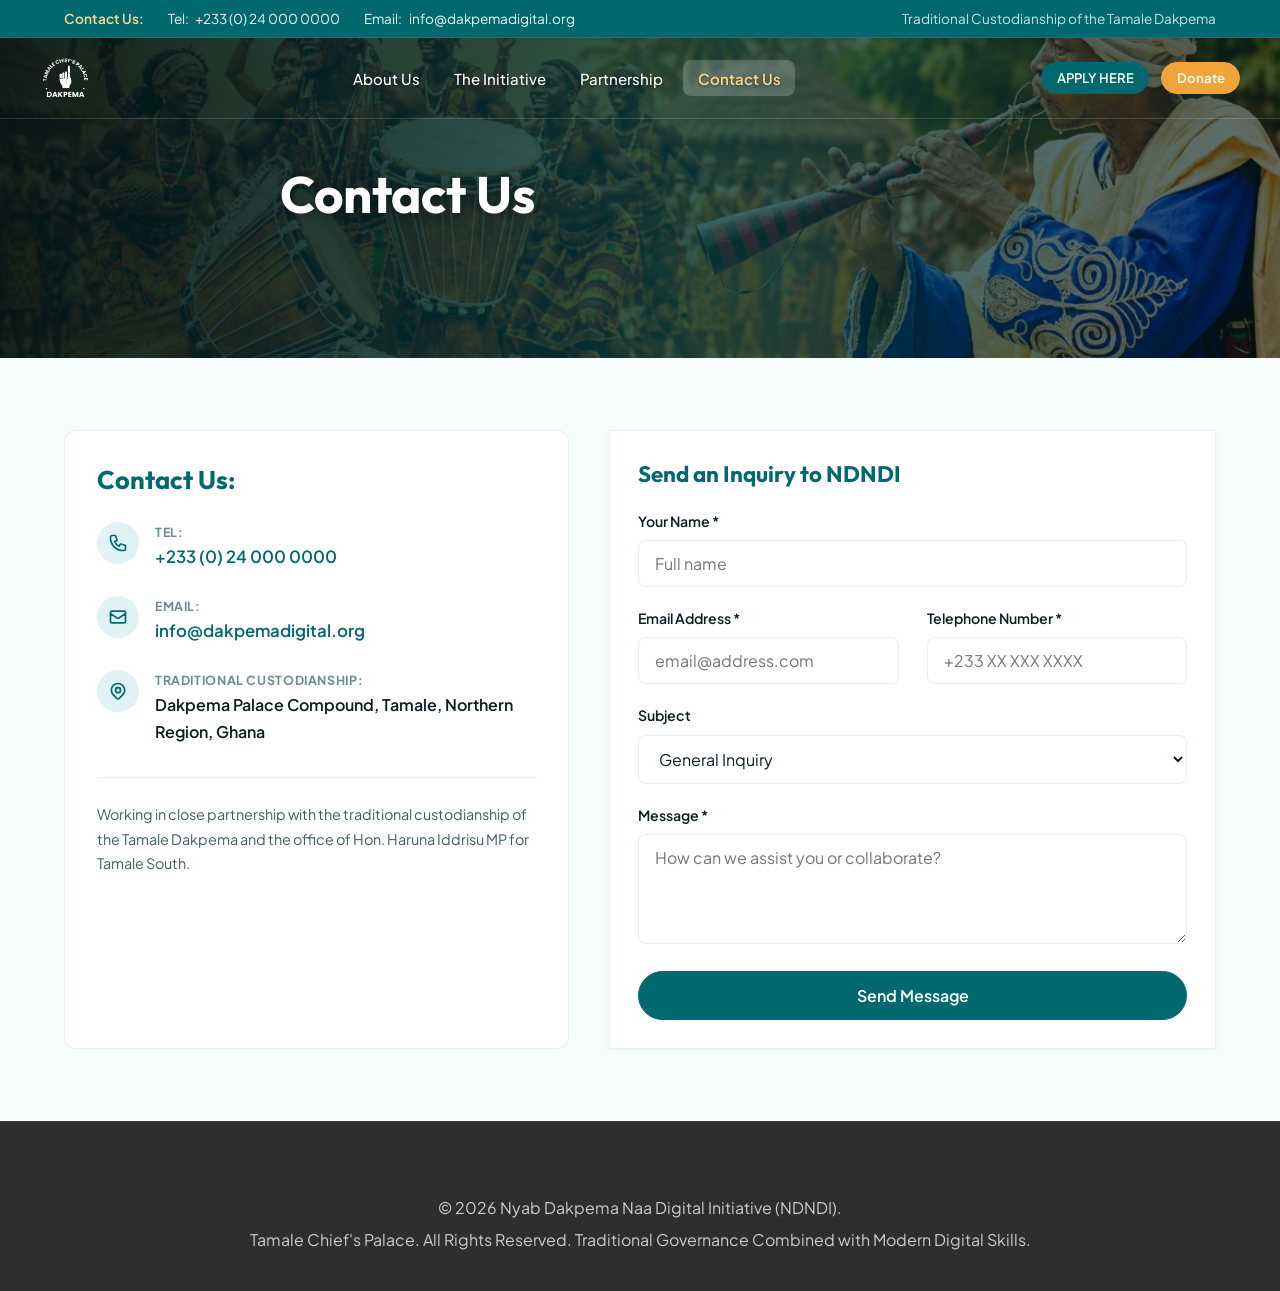
<file: contact.html>
﻿<!DOCTYPE html>
<html lang="en">
<head>
  <meta charset="UTF-8">
  <meta name="viewport" content="width=device-width, initial-scale=1.0">
  <title>Contact Us | Nyab Dakpema Naa Digital Initiative (NDNDI)</title>
  <meta name="description" content="Contact Us - Nyab Dakpema Naa Digital Initiative (NDNDI). Tel and Email inquiries.">
  <meta property="og:title" content="Contact Us | NDNDI">
  <meta property="og:description" content="Get in touch with the Nyab Dakpema Naa Digital Initiative Secretariat.">
  <meta property="og:url" content="https://manuel-vardy.github.io/dakpema/contact.html">
  <meta property="og:image" content="https://manuel-vardy.github.io/dakpema/assets/images/logo/DAKPEMA-01.png">
  <meta property="og:image:width" content="1200">
  <meta property="og:image:height" content="630">
  <meta property="og:type" content="website">
  <meta name="twitter:card" content="summary_large_image">
  <meta name="twitter:title" content="Contact Us | NDNDI">
  <meta name="twitter:description" content="Get in touch with the Nyab Dakpema Naa Digital Initiative Secretariat.">
  <meta name="twitter:image" content="https://manuel-vardy.github.io/dakpema/assets/images/logo/DAKPEMA-01.png">
  <link rel="icon" type="image/png" href="assets/images/logo/DAKPEMA-01.png">
  <link rel="stylesheet" href="assets/css/style.css">
</head>
<body>

  <!-- Top Contact & Identity Bar -->
  <header class="top-bar">
    <div class="container top-bar-content">
      <div class="top-bar-contact">
        <span style="font-weight: 600; color: #ffd88a;">Contact Us:</span>
        <a href="tel:+233240000000"><span>Tel:</span> +233 (0) 24 000 0000</a>
        <a href="mailto:info@dakpemadigital.org"><span>Email:</span> info@dakpemadigital.org</a>
      </div>
      <div class="top-bar-tagline">
        <span>Traditional Custodianship of the Tamale Dakpema</span>
      </div>
      <a href="mailto:info@dakpemadigital.org" class="top-bar-mobile-email">info@dakpemadigital.org</a>
    </div>
  </header>

  <!-- Hero wrapper with overlaid nav -->
  <div class="hero-wrapper">
    <nav class="site-header site-header-hero">
      <div class="container navbar">
        <a href="index.html" class="brand">
          <img src="assets/images/logo/DAKPEMAw.png" alt="Tamale Chief's Palace - Dakpema Logo" class="brand-logo">
        </a>

        <ul class="nav-menu">
          <li><a href="about.html" class="nav-link">About Us</a></li>
          <li><a href="initiative.html" class="nav-link">The Initiative</a></li>
          <li><a href="partnership.html" class="nav-link">Partnership</a></li>
          <li><a href="contact.html" class="nav-link active">Contact Us</a></li>
          <li class="nav-menu-btns">
            <button type="button" class="btn btn-primary btn-sm open-apply-modal">APPLY HERE</button>
            <button type="button" class="btn btn-accent btn-sm open-donate-modal">Donate</button>
          </li>
        </ul>

        <div class="nav-actions">
          <button type="button" class="btn btn-primary btn-sm open-apply-modal nav-cta-btn">APPLY HERE</button>
          <button type="button" class="btn btn-accent btn-sm open-donate-modal nav-cta-btn">Donate</button>
          <button class="nav-toggle" aria-label="Toggle navigation menu" aria-expanded="false">
            <svg fill="none" stroke="currentColor" stroke-width="2" viewBox="0 0 24 24">
              <path stroke-linecap="round" stroke-linejoin="round" d="M4 6h16M4 12h16M4 18h16"></path>
            </svg>
          </button>
        </div>
      </div>
    </nav>

    <!-- Page Hero -->
    <div class="about-page-hero" style="background-image: url('assets/images/hero/village.jpg');">
      <div class="about-page-hero-overlay"></div>
      <div class="container about-page-hero-content">
        <h1 class="about-page-hero-title">Contact Us</h1>
      </div>
    </div>

  </div><!-- /hero-wrapper -->

  <main class="section">
    <div class="container">
      <div class="contact-grid">
        
        <!-- Contact Information Cards -->
        <div class="contact-info-card">
          <h2 class="card-title" style="font-size: 1.6rem; margin-bottom: 1.5rem; color: var(--color-primary);">
            Contact Us:
          </h2>

          <div class="contact-meta-item">
            <div class="contact-icon">
              <svg width="20" height="20" fill="none" stroke="currentColor" stroke-width="2" viewBox="0 0 24 24"><path stroke-linecap="round" stroke-linejoin="round" d="M3 5a2 2 0 012-2h3.28a1 1 0 01.948.684l1.498 4.493a1 1 0 01-.502 1.21l-2.257 1.13a11.042 11.042 0 005.516 5.516l1.13-2.257a1 1 0 011.21-.502l4.493 1.498a1 1 0 01.684.949V19a2 2 0 01-2 2h-1C9.716 21 3 14.284 3 6V5z"></path></svg>
            </div>
            <div>
              <div class="contact-meta-label">Tel:</div>
              <div class="contact-meta-value">
                <a href="tel:+233240000000" style="color: var(--color-primary);">+233 (0) 24 000 0000</a>
              </div>
            </div>
          </div>

          <div class="contact-meta-item">
            <div class="contact-icon">
              <svg width="20" height="20" fill="none" stroke="currentColor" stroke-width="2" viewBox="0 0 24 24"><path stroke-linecap="round" stroke-linejoin="round" d="M3 8l7.89 5.26a2 2 0 002.22 0L21 8M5 19h14a2 2 0 002-2V7a2 2 0 00-2-2H5a2 2 0 00-2 2v10a2 2 0 002 2z"></path></svg>
            </div>
            <div>
              <div class="contact-meta-label">Email:</div>
              <div class="contact-meta-value">
                <a href="mailto:info@dakpemadigital.org" style="color: var(--color-primary);">info@dakpemadigital.org</a>
              </div>
            </div>
          </div>

          <div class="contact-meta-item">
            <div class="contact-icon">
              <svg width="20" height="20" fill="none" stroke="currentColor" stroke-width="2" viewBox="0 0 24 24"><path stroke-linecap="round" stroke-linejoin="round" d="M17.657 16.657L13.414 20.9a1.998 1.998 0 01-2.827 0l-4.244-4.243a8 8 0 1111.314 0z"></path><path stroke-linecap="round" stroke-linejoin="round" d="M15 11a3 3 0 11-6 0 3 3 0 016 0z"></path></svg>
            </div>
            <div>
              <div class="contact-meta-label">Traditional Custodianship:</div>
              <div class="contact-meta-value" style="font-size: 1rem; color: var(--color-text-main);">
                Dakpema Palace Compound, Tamale, Northern Region, Ghana
              </div>
            </div>
          </div>

          <div style="margin-top: 2rem; padding-top: 1.5rem; border-top: 1px solid var(--color-border-subtle);">
            <p style="font-size: 0.9rem; color: var(--color-text-muted);">
              Working in close partnership with the traditional custodianship of the Tamale Dakpema and the office of Hon. Haruna Iddrisu MP for Tamale South.
            </p>
          </div>
        </div>

        <!-- Direct Inquiry Form -->
        <div class="clean-card" style="background: #ffffff;">
          <h3 class="card-title" style="font-size: 1.4rem; margin-bottom: 1.25rem;">
            Send an Inquiry to NDNDI
          </h3>
          <form id="contactForm">
            <div class="form-group">
              <label class="form-label" for="contactName">Your Name *</label>
              <input type="text" id="contactName" class="form-control" placeholder="Full name" required>
            </div>

            <div class="grid-2">
              <div class="form-group">
                <label class="form-label" for="contactEmail">Email Address *</label>
                <input type="email" id="contactEmail" class="form-control" placeholder="email@address.com" required>
              </div>
              <div class="form-group">
                <label class="form-label" for="contactPhone">Telephone Number *</label>
                <input type="tel" id="contactPhone" class="form-control" placeholder="+233 XX XXX XXXX" required>
              </div>
            </div>

            <div class="form-group">
              <label class="form-label" for="contactSubject">Subject</label>
              <select id="contactSubject" class="form-control">
                <option value="general">General Inquiry</option>
                <option value="entry">1. Entry-Stage Online Registration</option>
                <option value="water">NDNDI Water Project Initiative</option>
                <option value="partner">3. Partnership &amp; Support</option>
              </select>
            </div>

            <div class="form-group">
              <label class="form-label" for="contactMsg">Message *</label>
              <textarea id="contactMsg" class="form-control" rows="4" placeholder="How can we assist you or collaborate?" required></textarea>
            </div>

            <button type="submit" class="btn btn-primary btn-lg" style="width: 100%;">
              Send Message
            </button>
          </form>
        </div>

      </div>
    </div>
  </main>

  <!-- Modals -->
  <div id="applyModal" class="modal-overlay" role="dialog" aria-modal="true">
    <div class="modal-dialog">
      <div class="modal-header">
        <h3 class="modal-title">NDNDI Registration (1. ENTRY-STAGE)</h3>
        <button type="button" class="modal-close" aria-label="Close modal">&times;</button>
      </div>
      <div class="modal-body">
        <p style="font-size: 0.92rem; color: var(--color-text-muted); margin-bottom: 1.25rem;">
          <strong>1. ENTRY-STAGE:</strong> Entrants will be allowed to register online. Follow this link () to register. Applicants must make sure all information submitted are accurate before clicking APPLY.
        </p>
        <form id="applicationForm">
          <div class="form-group">
            <label class="form-label">Full Name *</label>
            <input type="text" class="form-control" required>
          </div>
          <div class="grid-2">
            <div class="form-group">
              <label class="form-label">Email *</label>
              <input type="email" class="form-control" required>
            </div>
            <div class="form-group">
              <label class="form-label">Tel *</label>
              <input type="tel" class="form-control" required>
            </div>
          </div>
          <div style="display: flex; justify-content: flex-end; gap: 0.75rem; margin-top: 1rem;">
            <button type="button" class="btn btn-outline modal-cancel">Cancel</button>
            <button type="submit" class="btn btn-primary" style="background-color: #8b1f1f; border-color: #8b1f1f;">APPLY HERE</button>
          </div>
        </form>
      </div>
    </div>
  </div>

  <div id="donateModal" class="modal-overlay" role="dialog" aria-modal="true">
    <div class="modal-dialog">
      <div class="modal-header">
        <h3 class="modal-title">Partner with NDNDI (Donate)</h3>
        <button type="button" class="modal-close" aria-label="Close modal">&times;</button>
      </div>
      <div class="modal-body">
        <p style="font-size: 0.92rem; color: var(--color-text-muted); margin-bottom: 1.25rem;">
          We invite development agencies, philanthropic organizations, and corporate partners to join hands with the Nyab Dakpema Naa Digital Initiative.
        </p>
        <form id="donationForm">
          <div class="form-group">
            <label class="form-label">Organization Name *</label>
            <input type="text" class="form-control" required>
          </div>
          <div class="form-group">
            <label class="form-label">Email Address *</label>
            <input type="email" class="form-control" required>
          </div>
          <div style="display: flex; justify-content: flex-end; gap: 0.75rem; margin-top: 1rem;">
            <button type="button" class="btn btn-outline modal-cancel">Cancel</button>
            <button type="submit" class="btn btn-accent" style="background-color: #8b1f1f; border-color: #8b1f1f;">Donate</button>
          </div>
        </form>
      </div>
    </div>
  </div>

  <!-- Site Footer -->
  <footer class="site-footer">
    <div class="container">
      <div class="footer-bottom">
        <p>© 2026 Nyab Dakpema Naa Digital Initiative (NDNDI).</p>
        <p>Tamale Chief's Palace. All Rights Reserved. Traditional Governance Combined with Modern Digital Skills.</p>
      </div>
    </div>
  </footer>

  <script src="assets/js/main.js"></script>
</body></html>
</file>
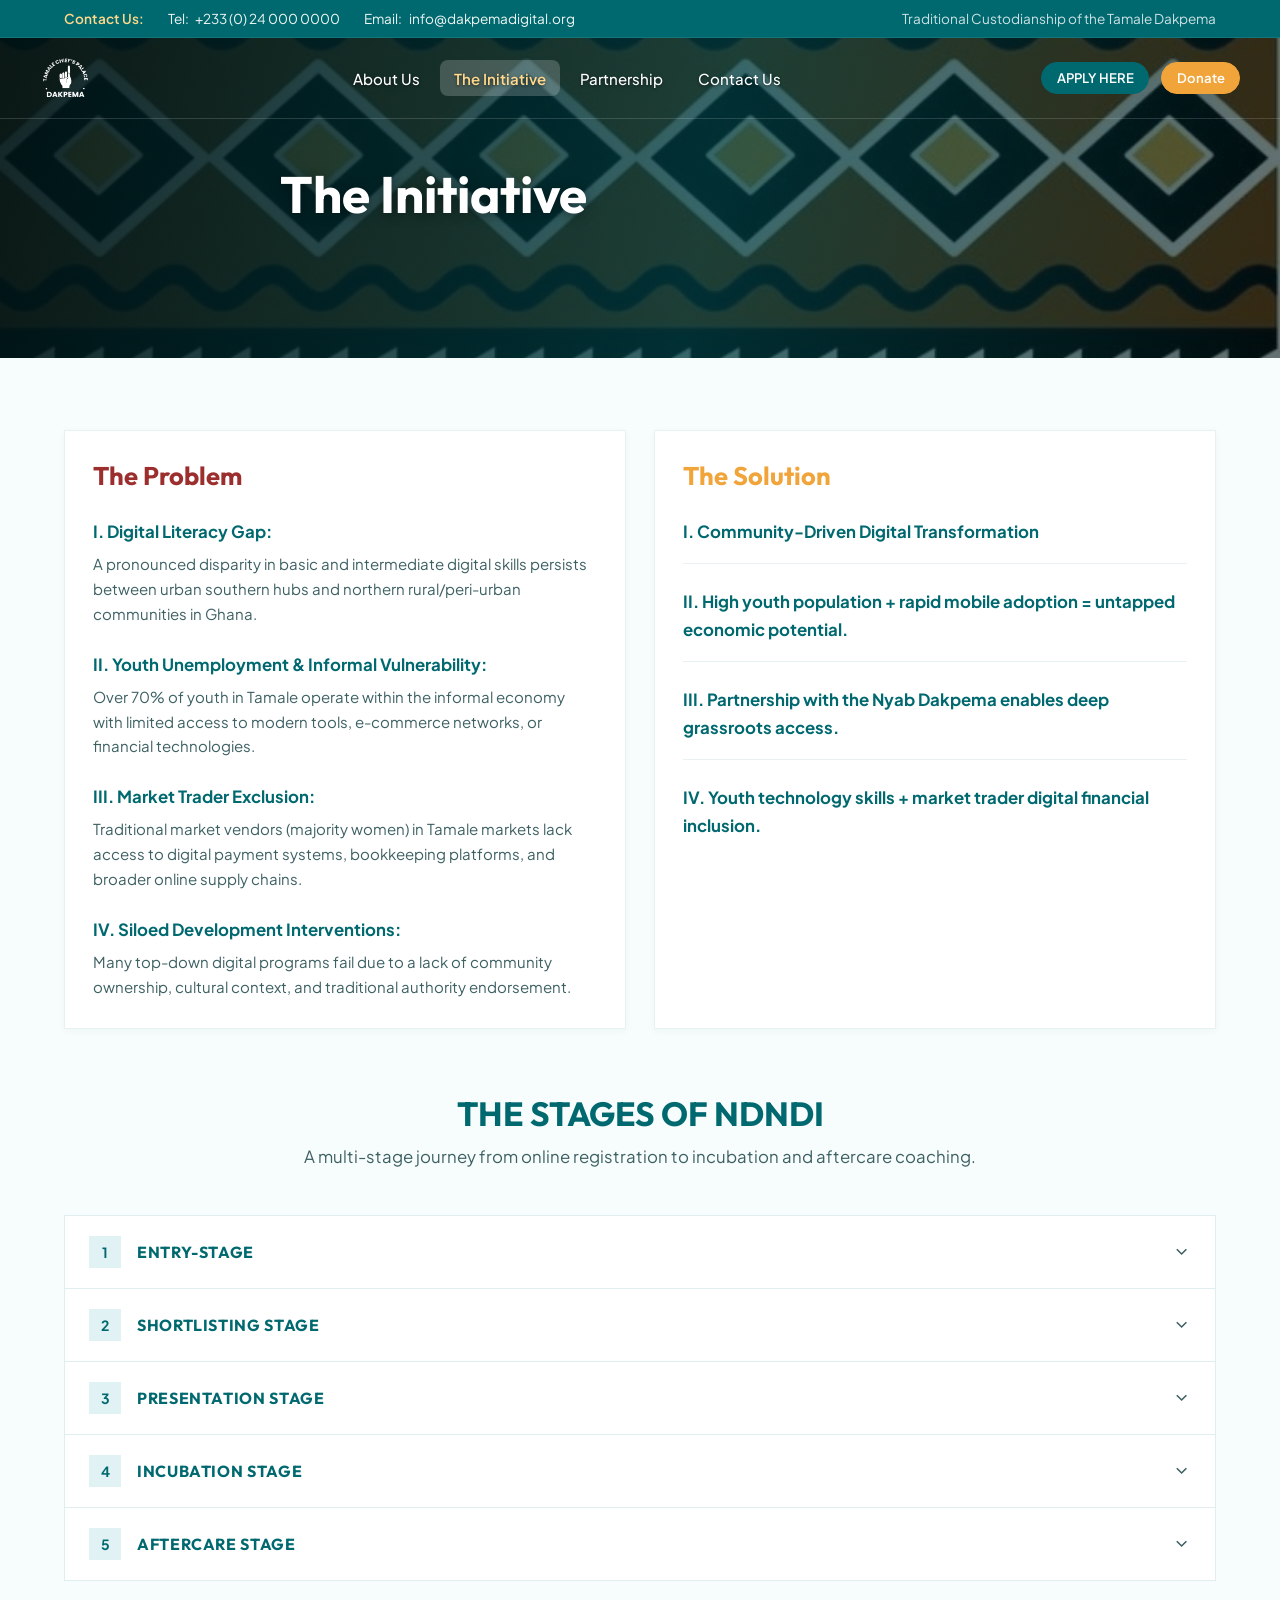
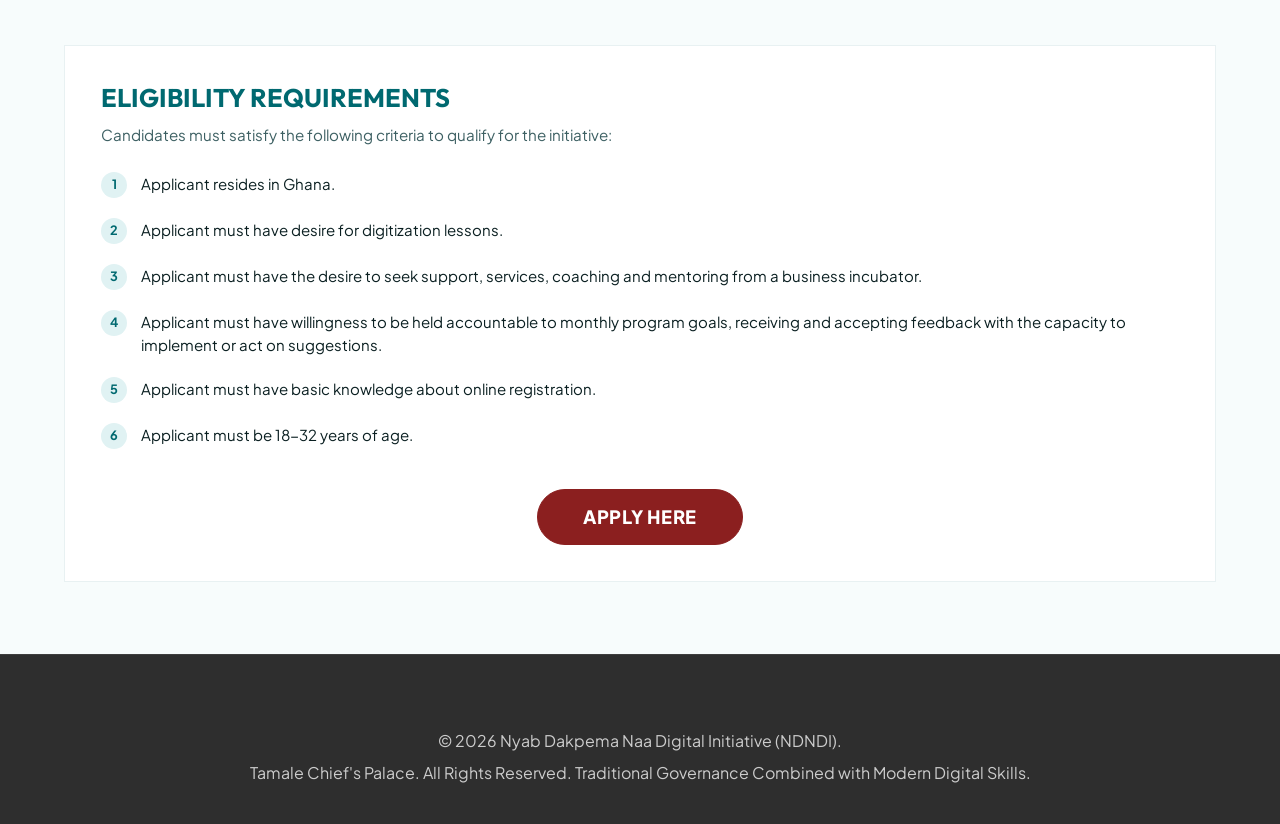
<file: initiative.html>
﻿<!DOCTYPE html>
<html lang="en">
<head>
  <meta charset="UTF-8">
  <meta name="viewport" content="width=device-width, initial-scale=1.0">
  <title>2. The Initiative | Nyab Dakpema Naa Digital Initiative (NDNDI)</title>
  <meta name="description" content="2. The Initiative - NDNDI. The Problem, The Solution, The Stages of NDNDI, Eligibility Requirements, Apply Here.">
  <meta property="og:title" content="The Initiative | NDNDI">
  <meta property="og:description" content="The stages, eligibility, and solution of the Nyab Dakpema Naa Digital Initiative.">
  <meta property="og:url" content="https://manuel-vardy.github.io/dakpema/initiative.html">
  <meta property="og:image" content="https://manuel-vardy.github.io/dakpema/assets/images/logo/DAKPEMA-01.png">
  <meta property="og:image:width" content="1200">
  <meta property="og:image:height" content="630">
  <meta property="og:type" content="website">
  <meta name="twitter:card" content="summary_large_image">
  <meta name="twitter:title" content="The Initiative | NDNDI">
  <meta name="twitter:description" content="The stages, eligibility, and solution of the Nyab Dakpema Naa Digital Initiative.">
  <meta name="twitter:image" content="https://manuel-vardy.github.io/dakpema/assets/images/logo/DAKPEMA-01.png">
  <link rel="icon" type="image/png" href="assets/images/logo/DAKPEMA-01.png">
  <link rel="stylesheet" href="assets/css/style.css">
</head>
<body>

  <!-- Top Contact & Identity Bar -->
  <header class="top-bar">
    <div class="container top-bar-content">
      <div class="top-bar-contact">
        <span style="font-weight: 600; color: #ffd88a;">Contact Us:</span>
        <a href="tel:+233240000000"><span>Tel:</span> +233 (0) 24 000 0000</a>
        <a href="mailto:info@dakpemadigital.org"><span>Email:</span> info@dakpemadigital.org</a>
      </div>
      <div class="top-bar-tagline">
        <span>Traditional Custodianship of the Tamale Dakpema</span>
      </div>
      <a href="mailto:info@dakpemadigital.org" class="top-bar-mobile-email">info@dakpemadigital.org</a>
    </div>
  </header>

  <!-- Hero wrapper with overlaid nav -->
  <div class="hero-wrapper">
    <nav class="site-header site-header-hero">
      <div class="container navbar">
        <a href="index.html" class="brand">
          <img src="assets/images/logo/DAKPEMAw.png" alt="Tamale Chief's Palace - Dakpema Logo" class="brand-logo">
        </a>

        <ul class="nav-menu">
          <li><a href="about.html" class="nav-link">About Us</a></li>
          <li><a href="initiative.html" class="nav-link active">The Initiative</a></li>
          <li><a href="partnership.html" class="nav-link">Partnership</a></li>
          <li><a href="contact.html" class="nav-link">Contact Us</a></li>
          <li class="nav-menu-btns">
            <button type="button" class="btn btn-primary btn-sm open-apply-modal">APPLY HERE</button>
            <button type="button" class="btn btn-accent btn-sm open-donate-modal">Donate</button>
          </li>
        </ul>

        <div class="nav-actions">
          <button type="button" class="btn btn-primary btn-sm open-apply-modal nav-cta-btn">APPLY HERE</button>
          <button type="button" class="btn btn-accent btn-sm open-donate-modal nav-cta-btn">Donate</button>
          <button class="nav-toggle" aria-label="Toggle navigation menu" aria-expanded="false">
            <svg fill="none" stroke="currentColor" stroke-width="2" viewBox="0 0 24 24">
              <path stroke-linecap="round" stroke-linejoin="round" d="M4 6h16M4 12h16M4 18h16"></path>
            </svg>
          </button>
        </div>
      </div>
    </nav>

    <!-- Page Hero -->
    <div class="about-page-hero" style="background-image: url('assets/images/projects/hero2.jpg');">
      <div class="about-page-hero-overlay"></div>
      <div class="container about-page-hero-content">
        <h1 class="about-page-hero-title">The Initiative</h1>
      </div>
    </div>

  </div><!-- /hero-wrapper -->

  <main class="section">
    <div class="container">

      <!-- The Problem and The Solution (Verbatim Text) -->
      <div class="grid-2" style="margin-bottom: 4rem;">
        <!-- The Problem -->
        <div id="problem" class="clean-card" style="background: #ffffff;">
          <h2 class="card-title" style="color: #9c2e2e; font-size: 1.6rem; margin-bottom: 1.5rem;">The Problem</h2>
          
          <div style="display: flex; flex-direction: column; gap: 1.5rem;">
            <div>
              <p style="font-weight: 700; color: var(--color-primary); font-size: 1.05rem; margin-bottom: 0.35rem;">
                I. Digital Literacy Gap:
              </p>
              <p class="card-text">
                A pronounced disparity in basic and intermediate digital skills persists between urban southern hubs and northern rural/peri-urban communities in Ghana.
              </p>
            </div>

            <div>
              <p style="font-weight: 700; color: var(--color-primary); font-size: 1.05rem; margin-bottom: 0.35rem;">
                II. Youth Unemployment &amp; Informal Vulnerability:
              </p>
              <p class="card-text">
                Over 70% of youth in Tamale operate within the informal economy with limited access to modern tools, e-commerce networks, or financial technologies.
              </p>
            </div>

            <div>
              <p style="font-weight: 700; color: var(--color-primary); font-size: 1.05rem; margin-bottom: 0.35rem;">
                III. Market Trader Exclusion:
              </p>
              <p class="card-text">
                Traditional market vendors (majority women) in Tamale markets lack access to digital payment systems, bookkeeping platforms, and broader online supply chains.
              </p>
            </div>

            <div>
              <p style="font-weight: 700; color: var(--color-primary); font-size: 1.05rem; margin-bottom: 0.35rem;">
                IV. Siloed Development Interventions:
              </p>
              <p class="card-text">
                Many top-down digital programs fail due to a lack of community ownership, cultural context, and traditional authority endorsement.
              </p>
            </div>
          </div>
        </div>

        <!-- The Solution -->
        <div id="solution" class="clean-card" style="background: #ffffff;">
          <h2 class="card-title" style="color: var(--color-accent); font-size: 1.6rem; margin-bottom: 1.5rem;">The Solution</h2>

          <div style="display: flex; flex-direction: column; gap: 1.5rem;">
            <div style="padding-bottom: 1rem; border-bottom: 1px solid var(--color-border-subtle);">
              <p style="font-weight: 700; color: var(--color-primary); font-size: 1.05rem;">
                I. Community-Driven Digital Transformation
              </p>
            </div>

            <div style="padding-bottom: 1rem; border-bottom: 1px solid var(--color-border-subtle);">
              <p style="font-weight: 700; color: var(--color-primary); font-size: 1.05rem;">
                II. High youth population + rapid mobile adoption = untapped economic potential.
              </p>
            </div>

            <div style="padding-bottom: 1rem; border-bottom: 1px solid var(--color-border-subtle);">
              <p style="font-weight: 700; color: var(--color-primary); font-size: 1.05rem;">
                III. Partnership with the Nyab Dakpema enables deep grassroots access.
              </p>
            </div>

            <div>
              <p style="font-weight: 700; color: var(--color-primary); font-size: 1.05rem;">
                IV. Youth technology skills + market trader digital financial inclusion.
              </p>
            </div>
          </div>

          <div style="margin-top: 2rem;">
          </div>
        </div>
      </div>

      <!-- THE STAGES OF NDNDI (Verbatim Text) -->
      <div id="stages" style="margin-bottom: 4rem;">
        <div class="section-header" style="text-align: center;">
          <h2 class="section-title">THE STAGES OF NDNDI</h2>
          <p class="section-subtitle">A multi-stage journey from online registration to incubation and aftercare coaching.</p>
        </div>

        <div class="accordion">

          <div class="accordion-item">
            <button class="accordion-trigger" aria-expanded="false">
              <span class="accordion-num">1</span>
              <span class="accordion-heading">ENTRY-STAGE</span>
              <svg class="accordion-icon" viewBox="0 0 24 24" fill="none" stroke="currentColor" stroke-width="2"><polyline points="6 9 12 15 18 9"/></svg>
            </button>
            <div class="accordion-body">
              <p class="stage-text">Entrants will be allowed to register online. Follow this link (<a href="#apply" class="open-apply-modal" style="color: var(--color-primary); font-weight: 700; text-decoration: underline;">online registration</a>) to register. Applicants must make sure all information submitted are accurate before clicking APPLY.</p>
            </div>
          </div>

          <div class="accordion-item">
            <button class="accordion-trigger" aria-expanded="false">
              <span class="accordion-num">2</span>
              <span class="accordion-heading">SHORTLISTING STAGE</span>
              <svg class="accordion-icon" viewBox="0 0 24 24" fill="none" stroke="currentColor" stroke-width="2"><polyline points="6 9 12 15 18 9"/></svg>
            </button>
            <div class="accordion-body">
              <p class="stage-text">At this stage, the best entries are shortlisted. Experts will thoroughly peruse all applications and review applications to verify the authenticity of the information provided at the entry stage is accurate.</p>
            </div>
          </div>

          <div class="accordion-item">
            <button class="accordion-trigger" aria-expanded="false">
              <span class="accordion-num">3</span>
              <span class="accordion-heading">PRESENTATION STAGE</span>
              <svg class="accordion-icon" viewBox="0 0 24 24" fill="none" stroke="currentColor" stroke-width="2"><polyline points="6 9 12 15 18 9"/></svg>
            </button>
            <div class="accordion-body">
              <p class="stage-text">The shortlisted entrants will be invited to make a physical presentation to the coaching team. Here, applicants are advised to be more comprehensive, practical, convincing considering there would be a scoring system.</p>
            </div>
          </div>

          <div class="accordion-item">
            <button class="accordion-trigger" aria-expanded="false">
              <span class="accordion-num">4</span>
              <span class="accordion-heading">INCUBATION STAGE</span>
              <svg class="accordion-icon" viewBox="0 0 24 24" fill="none" stroke="currentColor" stroke-width="2"><polyline points="6 9 12 15 18 9"/></svg>
            </button>
            <div class="accordion-body">
              <p class="stage-text">Qualified applicants will be trained by experts in various areas of startups. The entrants will be intensively trained by experienced individuals to get them into the best possible shape to refine their skills to be able to be ready for the market.</p>
            </div>
          </div>

          <div class="accordion-item">
            <button class="accordion-trigger" aria-expanded="false">
              <span class="accordion-num">5</span>
              <span class="accordion-heading">AFTERCARE STAGE</span>
              <svg class="accordion-icon" viewBox="0 0 24 24" fill="none" stroke="currentColor" stroke-width="2"><polyline points="6 9 12 15 18 9"/></svg>
            </button>
            <div class="accordion-body">
              <p class="stage-text">This stage means all selected individuals will be provided with what we call aftercare coaching support after graduating from skill-hub. The team at NDNDI will be available to make a recommendation to the winners. NDNDI will provide a start-up school where winners might want to undertake some additional training in particular areas before they go ahead and start their social business.</p>
            </div>
          </div>

        </div><!-- /accordion -->
      </div>

      <!-- ELIGIBILITY REQUIREMENTS & APPLY HERE (Verbatim Text) -->
      <div id="eligibility" class="eligibility-box">
        <h2 class="section-title" style="font-size: 1.6rem; margin-bottom: 0.5rem;">ELIGIBILITY REQUIREMENTS</h2>
        <p style="color: var(--color-text-muted); font-size: 0.95rem;">
          Candidates must satisfy the following criteria to qualify for the initiative:
        </p>

        <ul class="eligibility-list">
          <li class="eligibility-item">
            <span class="eligibility-badge">1</span>
            <span>Applicant resides in Ghana.</span>
          </li>
          <li class="eligibility-item">
            <span class="eligibility-badge">2</span>
            <span>Applicant must have desire for digitization lessons.</span>
          </li>
          <li class="eligibility-item">
            <span class="eligibility-badge">3</span>
            <span>Applicant must have the desire to seek support, services, coaching and mentoring from a business incubator.</span>
          </li>
          <li class="eligibility-item">
            <span class="eligibility-badge">4</span>
            <span>Applicant must have willingness to be held accountable to monthly program goals, receiving and accepting feedback with the capacity to implement or act on suggestions.</span>
          </li>
          <li class="eligibility-item">
            <span class="eligibility-badge">5</span>
            <span>Applicant must have basic knowledge about online registration.</span>
          </li>
          <li class="eligibility-item">
            <span class="eligibility-badge">6</span>
            <span>Applicant must be 18-32 years of age.</span>
          </li>
        </ul>

        <!-- Big Red / Burgundy Badge Button as highlighted in document: APPLY HERE -->
        <div id="apply" style="margin-top: 2.5rem; text-align: center;">
          <button type="button" class="btn btn-primary btn-lg open-apply-modal" style="background-color: #8b1f1f; border-color: #8b1f1f; color: #ffffff; padding: 1rem 2.8rem; font-size: 1.15rem; font-weight: 800; letter-spacing: 0.04em;">
            APPLY HERE
          </button>
        </div>
      </div>

    </div>
  </main>

  <!-- Application Modal -->
  <div id="applyModal" class="modal-overlay" role="dialog" aria-modal="true">
    <div class="modal-dialog">
      <div class="modal-header">
        <h3 class="modal-title">NDNDI Registration (1. ENTRY-STAGE)</h3>
        <button type="button" class="modal-close" aria-label="Close modal">&times;</button>
      </div>
      <div class="modal-body">
        <p style="font-size: 0.92rem; color: var(--color-text-muted); margin-bottom: 1.25rem;">
          <strong>1. ENTRY-STAGE:</strong> Entrants will be allowed to register online. Follow this link () to register. Applicants must make sure all information submitted are accurate before clicking APPLY.
        </p>

        <form id="applicationForm">
          <div class="form-group">
            <label class="form-label">Full Name *</label>
            <input type="text" class="form-control" placeholder="Enter your full name" required>
          </div>
          <div class="grid-2">
            <div class="form-group">
              <label class="form-label">Email Address *</label>
              <input type="email" class="form-control" placeholder="name@email.com" required>
            </div>
            <div class="form-group">
              <label class="form-label">Telephone Number *</label>
              <input type="tel" class="form-control" placeholder="+233 XX XXX XXXX" required>
            </div>
          </div>
          <div class="grid-2">
            <div class="form-group">
              <label class="form-label">Age (18-32 years) *</label>
              <input type="number" min="18" max="32" class="form-control" placeholder="Age" required>
            </div>
            <div class="form-group">
              <label class="form-label">Resides in Ghana *</label>
              <select class="form-control" required>
                <option value="yes">Yes, currently residing in Ghana</option>
              </select>
            </div>
          </div>
          <div style="display: flex; justify-content: flex-end; gap: 0.75rem; margin-top: 1rem;">
            <button type="button" class="btn btn-outline modal-cancel">Cancel</button>
            <button type="submit" class="btn btn-primary" style="background-color: #8b1f1f; border-color: #8b1f1f;">APPLY HERE</button>
          </div>
        </form>
      </div>
    </div>
  </div>

  <!-- Donate Modal -->
  <div id="donateModal" class="modal-overlay" role="dialog" aria-modal="true">
    <div class="modal-dialog">
      <div class="modal-header">
        <h3 class="modal-title">Partner with NDNDI (Donate)</h3>
        <button type="button" class="modal-close" aria-label="Close modal">&times;</button>
      </div>
      <div class="modal-body">
        <p style="font-size: 0.92rem; color: var(--color-text-muted); margin-bottom: 1.25rem;">
          We invite development agencies, philanthropic organizations, and corporate partners to join hands with the Nyab Dakpema Naa Digital Initiative.
        </p>
        <form id="donationForm">
          <div class="form-group">
            <label class="form-label">Organization / Donor Name *</label>
            <input type="text" class="form-control" required>
          </div>
          <div class="form-group">
            <label class="form-label">Email Address *</label>
            <input type="email" class="form-control" required>
          </div>
          <div style="display: flex; justify-content: flex-end; gap: 0.75rem; margin-top: 1rem;">
            <button type="button" class="btn btn-outline modal-cancel">Cancel</button>
            <button type="submit" class="btn btn-accent" style="background-color: #8b1f1f; border-color: #8b1f1f;">Donate</button>
          </div>
        </form>
      </div>
    </div>
  </div>

  <!-- Site Footer -->
  <footer class="site-footer">
    <div class="container">
      <div class="footer-bottom">
        <p>© 2026 Nyab Dakpema Naa Digital Initiative (NDNDI).</p>
        <p>Tamale Chief's Palace. All Rights Reserved. Traditional Governance Combined with Modern Digital Skills.</p>
      </div>
    </div>
  </footer>

  <script src="assets/js/main.js"></script>
</body></html>
</file>
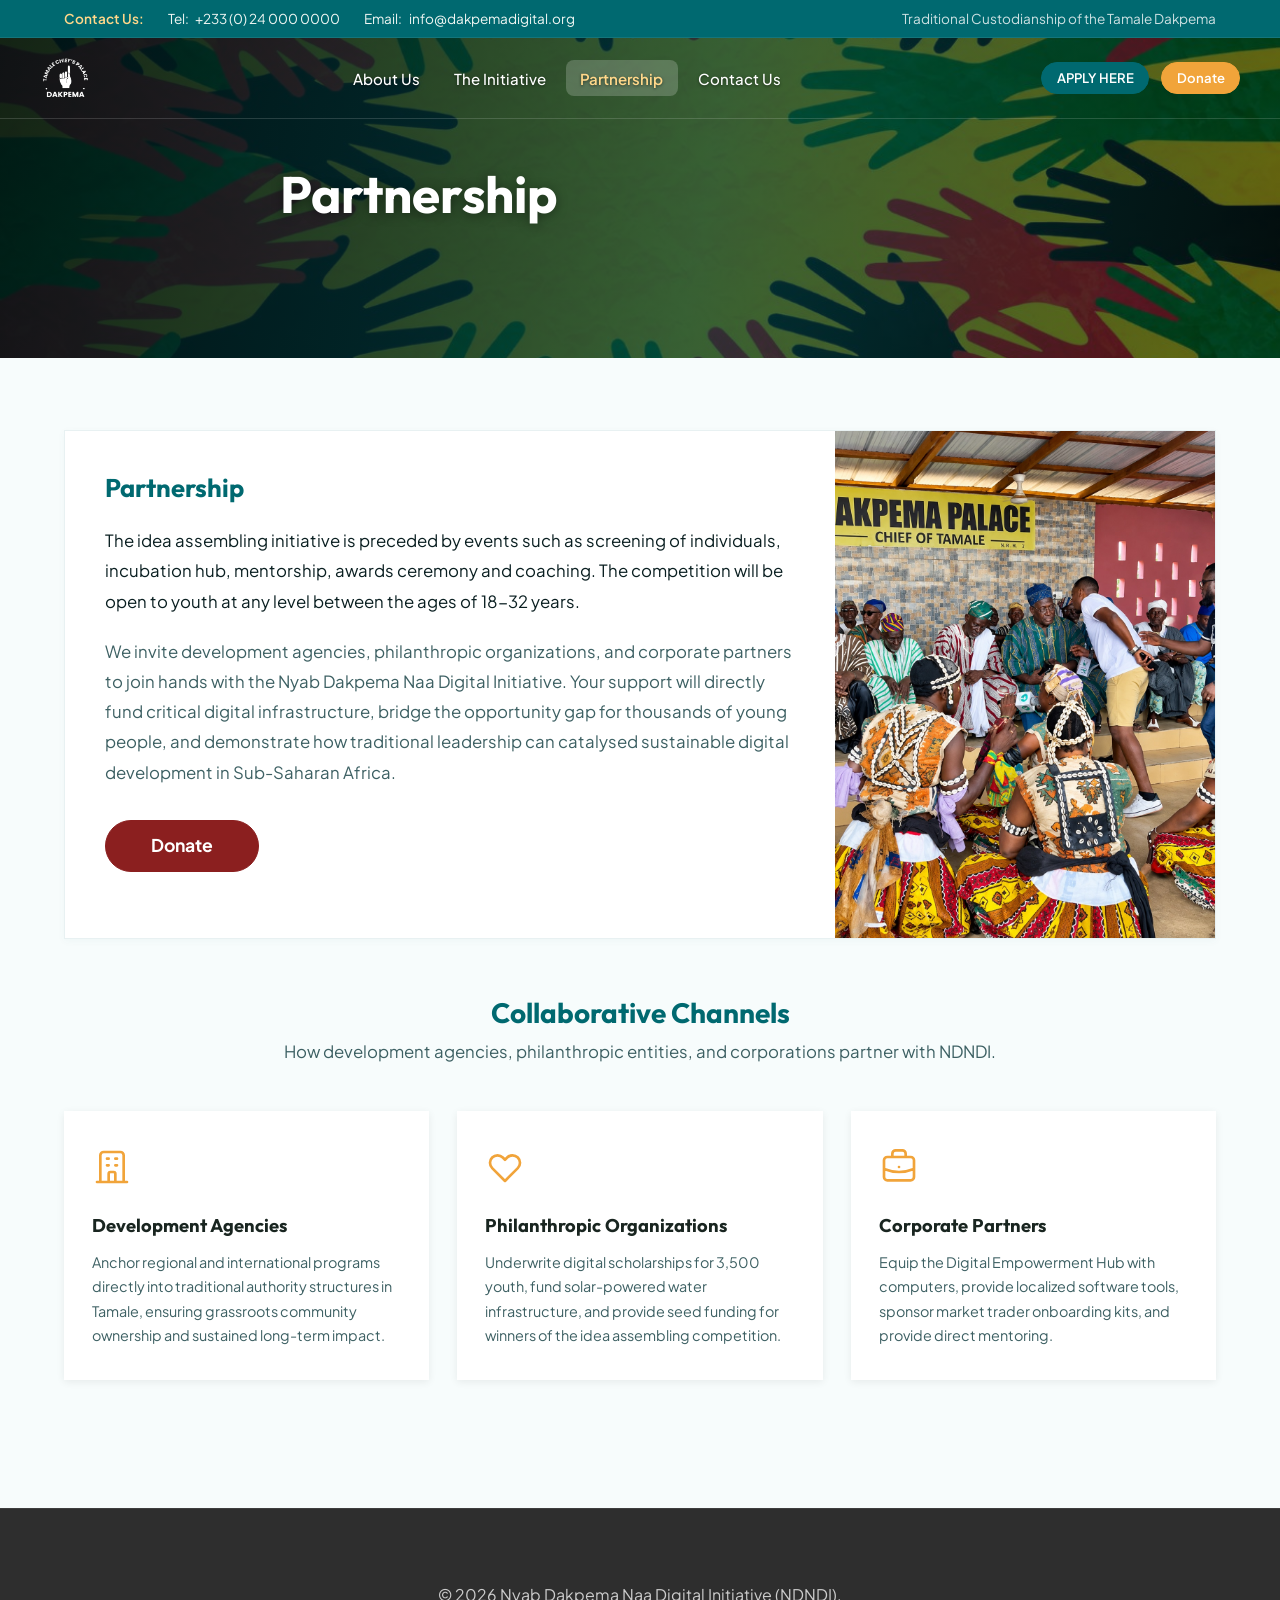
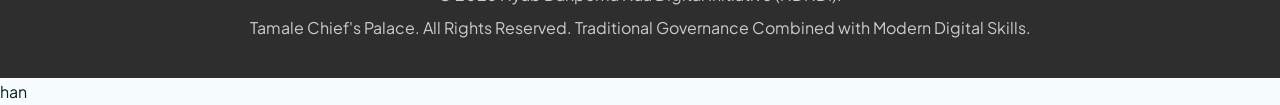
<file: partnership.html>
﻿<!DOCTYPE html>
<html lang="en">
<head>
  <meta charset="UTF-8">
  <meta name="viewport" content="width=device-width, initial-scale=1.0">
  <title>3. Partnership | Nyab Dakpema Naa Digital Initiative (NDNDI)</title>
  <meta name="description" content="3. Partnership - Nyab Dakpema Naa Digital Initiative (NDNDI). Partner with us to fund critical digital infrastructure.">
  <meta property="og:title" content="Partnership | NDNDI">
  <meta property="og:description" content="Partner with NDNDI to fund critical digital infrastructure in Northern Ghana.">
  <meta property="og:url" content="https://manuel-vardy.github.io/dakpema/partnership.html">
  <meta property="og:image" content="https://manuel-vardy.github.io/dakpema/assets/images/logo/DAKPEMA-01.png">
  <meta property="og:image:width" content="1200">
  <meta property="og:image:height" content="630">
  <meta property="og:type" content="website">
  <meta name="twitter:card" content="summary_large_image">
  <meta name="twitter:title" content="Partnership | NDNDI">
  <meta name="twitter:description" content="Partner with NDNDI to fund critical digital infrastructure in Northern Ghana.">
  <meta name="twitter:image" content="https://manuel-vardy.github.io/dakpema/assets/images/logo/DAKPEMA-01.png">
  <link rel="icon" type="image/png" href="assets/images/logo/DAKPEMA-01.png">
  <link rel="stylesheet" href="assets/css/style.css">
</head>
<body>

  <!-- Top Contact & Identity Bar -->
  <header class="top-bar">
    <div class="container top-bar-content">
      <div class="top-bar-contact">
        <span style="font-weight: 600; color: #ffd88a;">Contact Us:</span>
        <a href="tel:+233240000000"><span>Tel:</span> +233 (0) 24 000 0000</a>
        <a href="mailto:info@dakpemadigital.org"><span>Email:</span> info@dakpemadigital.org</a>
      </div>
      <div class="top-bar-tagline">
        <span>Traditional Custodianship of the Tamale Dakpema</span>
      </div>
      <a href="mailto:info@dakpemadigital.org" class="top-bar-mobile-email">info@dakpemadigital.org</a>
    </div>
  </header>

  <!-- Hero wrapper with overlaid nav -->
  <div class="hero-wrapper">
    <nav class="site-header site-header-hero">
      <div class="container navbar">
        <a href="index.html" class="brand">
          <img src="assets/images/logo/DAKPEMAw.png" alt="Tamale Chief's Palace - Dakpema Logo" class="brand-logo">
        </a>

        <ul class="nav-menu">
          <li><a href="about.html" class="nav-link">About Us</a></li>
          <li><a href="initiative.html" class="nav-link">The Initiative</a></li>
          <li><a href="partnership.html" class="nav-link active">Partnership</a></li>
          <li><a href="contact.html" class="nav-link">Contact Us</a></li>
          <li class="nav-menu-btns">
            <button type="button" class="btn btn-primary btn-sm open-apply-modal">APPLY HERE</button>
            <button type="button" class="btn btn-accent btn-sm open-donate-modal">Donate</button>
          </li>
        </ul>

        <div class="nav-actions">
          <button type="button" class="btn btn-primary btn-sm open-apply-modal nav-cta-btn">APPLY HERE</button>
          <button type="button" class="btn btn-accent btn-sm open-donate-modal nav-cta-btn">Donate</button>
          <button class="nav-toggle" aria-label="Toggle navigation menu" aria-expanded="false">
            <svg fill="none" stroke="currentColor" stroke-width="2" viewBox="0 0 24 24">
              <path stroke-linecap="round" stroke-linejoin="round" d="M4 6h16M4 12h16M4 18h16"></path>
            </svg>
          </button>
        </div>
      </div>
    </nav>

    <!-- Page Hero -->
    <div class="about-page-hero" style="background-image: url('assets/images/hero/Unity.jpg');">
      <div class="about-page-hero-overlay"></div>
      <div class="container about-page-hero-content">
        <h1 class="about-page-hero-title">Partnership</h1>
      </div>
    </div>

  </div><!-- /hero-wrapper -->

  <main class="section">
    <div class="container">

      <!-- Verbatim Text for 3. Partnership -->
      <div class="clean-card partnership-intro-card" style="margin-bottom: 3.5rem; background: #ffffff;">
        <div class="partnership-intro-text">
          <h2 class="card-title" style="font-size: 1.6rem; margin-bottom: 1.25rem; color: var(--color-primary);">
            Partnership
          </h2>

          <p style="font-size: 1.05rem; line-height: 1.8; color: var(--color-text-main); margin-bottom: 1.25rem;">
            The idea assembling initiative is preceded by events such as screening of individuals, incubation hub, mentorship, awards ceremony and coaching. The competition will be open to youth at any level between the ages of 18-32 years.
          </p>

          <p style="font-size: 1.05rem; line-height: 1.8; color: var(--color-text-muted); margin-bottom: 2rem;">
            We invite development agencies, philanthropic organizations, and corporate partners to join hands with the Nyab Dakpema Naa Digital Initiative. Your support will directly fund critical digital infrastructure, bridge the opportunity gap for thousands of young people, and demonstrate how traditional leadership can catalysed sustainable digital development in Sub-Saharan Africa.
          </p>

          <div>
            <button type="button" class="btn btn-accent btn-lg open-donate-modal" style="background-color: #8b1f1f; border-color: #8b1f1f; color: #ffffff; padding: 0.9rem 2.8rem; font-size: 1.1rem; font-weight: 700;">
              Donate
            </button>
          </div>
        </div>

        <div class="partnership-intro-img">
          <img src="assets/images/projects/Ceremonial.jpg" alt="Ceremonial - Dakpema Partnership">
        </div>
      </div>

      <!-- Partnership Pathways -->
      <div class="section-header" style="text-align: center;">
        <h3 class="section-title" style="font-size: 1.75rem;">Collaborative Channels</h3>
        <p class="section-subtitle">How development agencies, philanthropic entities, and corporations partner with NDNDI.</p>
      </div>

      <div class="grid-3" style="margin-bottom: 3.5rem;">

        <div class="strategic-obj-card">
          <div class="strategic-obj-icon">
            <svg width="40" height="40" viewBox="0 0 24 24" fill="none" stroke="#f1a43a" stroke-width="1.6" stroke-linecap="round" stroke-linejoin="round"><path d="M19 21V5a2 2 0 00-2-2H7a2 2 0 00-2 2v16m14 0h2m-2 0h-5m-9 0H3m2 0h5M9 7h1m-1 4h1m4-4h1m-1 4h1m-5 10v-5a1 1 0 011-1h2a1 1 0 011 1v5m-4 0h4"/></svg>
          </div>
          <h4 class="strategic-obj-title">Development Agencies</h4>
          <p class="strategic-obj-desc">Anchor regional and international programs directly into traditional authority structures in Tamale, ensuring grassroots community ownership and sustained long-term impact.</p>
        </div>

        <div class="strategic-obj-card">
          <div class="strategic-obj-icon">
            <svg width="40" height="40" viewBox="0 0 24 24" fill="none" stroke="#f1a43a" stroke-width="1.6" stroke-linecap="round" stroke-linejoin="round"><path d="M4.318 6.318a4.5 4.5 0 000 6.364L12 20.364l7.682-7.682a4.5 4.5 0 00-6.364-6.364L12 7.636l-1.318-1.318a4.5 4.5 0 00-6.364 0z"/></svg>
          </div>
          <h4 class="strategic-obj-title">Philanthropic Organizations</h4>
          <p class="strategic-obj-desc">Underwrite digital scholarships for 3,500 youth, fund solar-powered water infrastructure, and provide seed funding for winners of the idea assembling competition.</p>
        </div>

        <div class="strategic-obj-card">
          <div class="strategic-obj-icon">
            <svg width="40" height="40" viewBox="0 0 24 24" fill="none" stroke="#f1a43a" stroke-width="1.6" stroke-linecap="round" stroke-linejoin="round"><path d="M21 13.255A23.931 23.931 0 0112 15c-3.183 0-6.22-.62-9-1.745M16 6V4a2 2 0 00-2-2h-4a2 2 0 00-2 2v2m4 6h.01M5 20h14a2 2 0 002-2V8a2 2 0 00-2-2H5a2 2 0 00-2 2v10a2 2 0 002 2z"/></svg>
          </div>
          <h4 class="strategic-obj-title">Corporate Partners</h4>
          <p class="strategic-obj-desc">Equip the Digital Empowerment Hub with computers, provide localized software tools, sponsor market trader onboarding kits, and provide direct mentoring.</p>
        </div>

      </div>

      <!-- Partner Callout Showcase removed -->

    </div>
  </main>

  <!-- Modals -->
  <div id="applyModal" class="modal-overlay" role="dialog" aria-modal="true">
    <div class="modal-dialog">
      <div class="modal-header">
        <h3 class="modal-title">NDNDI Registration (1. ENTRY-STAGE)</h3>
        <button type="button" class="modal-close" aria-label="Close modal">&times;</button>
      </div>
      <div class="modal-body">
        <p style="font-size: 0.92rem; color: var(--color-text-muted); margin-bottom: 1.25rem;">
          <strong>1. ENTRY-STAGE:</strong> Entrants will be allowed to register online. Follow this link () to register. Applicants must make sure all information submitted are accurate before clicking APPLY.
        </p>
        <form id="applicationForm">
          <div class="form-group">
            <label class="form-label">Full Name *</label>
            <input type="text" class="form-control" required>
          </div>
          <div class="grid-2">
            <div class="form-group">
              <label class="form-label">Email Address *</label>
              <input type="email" class="form-control" required>
            </div>
            <div class="form-group">
              <label class="form-label">Telephone *</label>
              <input type="tel" class="form-control" required>
            </div>
          </div>
          <div style="display: flex; justify-content: flex-end; gap: 0.75rem; margin-top: 1rem;">
            <button type="button" class="btn btn-outline modal-cancel">Cancel</button>
            <button type="submit" class="btn btn-primary" style="background-color: #8b1f1f; border-color: #8b1f1f;">APPLY HERE</button>
          </div>
        </form>
      </div>
    </div>
  </div>

  <div id="donateModal" class="modal-overlay" role="dialog" aria-modal="true">
    <div class="modal-dialog">
      <div class="modal-header">
        <h3 class="modal-title">Partner with NDNDI (Donate)</h3>
        <button type="button" class="modal-close" aria-label="Close modal">&times;</button>
      </div>
      <div class="modal-body">
        <p style="font-size: 0.92rem; color: var(--color-text-muted); margin-bottom: 1.25rem;">
          We invite development agencies, philanthropic organizations, and corporate partners to join hands with the Nyab Dakpema Naa Digital Initiative. Your support will directly fund critical digital infrastructure, bridge the opportunity gap for thousands of young people, and demonstrate how traditional leadership can catalysed sustainable digital development in Sub-Saharan Africa.
        </p>
        <form id="donationForm">
          <div class="form-group">
            <label class="form-label">Institution / Organization Name *</label>
            <input type="text" class="form-control" required>
          </div>
          <div class="grid-2">
            <div class="form-group">
              <label class="form-label">Contact Person *</label>
              <input type="text" class="form-control" required>
            </div>
            <div class="form-group">
              <label class="form-label">Email Address *</label>
              <input type="email" class="form-control" required>
            </div>
          </div>
          <div class="form-group">
            <label class="form-label">Proposed Partnership or Support Focus</label>
            <textarea class="form-control" rows="3" placeholder="Briefly describe your support focus..."></textarea>
          </div>
          <div style="display: flex; justify-content: flex-end; gap: 0.75rem; margin-top: 1rem;">
            <button type="button" class="btn btn-outline modal-cancel">Cancel</button>
            <button type="submit" class="btn btn-accent" style="background-color: #8b1f1f; border-color: #8b1f1f;">Donate</button>
          </div>
        </form>
      </div>
    </div>
  </div>

  <!-- Site Footer -->
  <footer class="site-footer">
    <div class="container">
      <div class="footer-bottom">
        <p>© 2026 Nyab Dakpema Naa Digital Initiative (NDNDI).</p>
        <p>Tamale Chief's Palace. All Rights Reserved. Traditional Governance Combined with Modern Digital Skills.</p>
      </div>
    </div>
  </footer>

  <script src="assets/js/main.js"></script>
</body></html>




han
</file>
<file: assets/css/style.css>
﻿/* ==========================================================================
   Nyab Dakpema Naa Digital Initiative (NDNDI) - Main Stylesheet
   Modern, elegant civic tech design system for Northern Ghana
   Refined aesthetic: Zero thick deep shadows, zero heavy card outlines.
   ========================================================================== */

@import url('https://fonts.googleapis.com/css2?family=Outfit:wght@300;400;500;600;700;800&family=Plus+Jakarta+Sans:wght@300;400;500;600;700&display=swap');

:root {
  /* Brand Heritage Palette */
  --color-primary: #006970;          /* Dakpema Teal */
  --color-primary-light: #007e86;    /* Dakpema Teal Light */
  --color-primary-subtle: #e0f2f3;   /* Delicate Teal Tint */
  --color-primary-glow: rgba(0, 105, 112, 0.08);
  
  --color-accent: #f1a43a;           /* Vibrant Amber Gold */
  --color-accent-hover: #d98d28;
  --color-accent-subtle: #fdf6ea;    /* Soft Amber Glow */
  
  --color-water: #006970;            /* Clean Water Initiative Teal */
  --color-water-subtle: #e0f2f3;
  
  /* Neutral Palette */
  --color-bg-main: #f7fcfc;          /* Pristine teal-tinted off-white */
  --color-bg-surface: #ffffff;       /* Pure white */
  --color-bg-alt: #f0f8f9;           /* Soft muted teal section background */
  --color-bg-card: #ffffff;
  
  --color-text-main: #0a1f21;        /* Deep teal charcoal */
  --color-text-muted: #3d6063;       /* Readable secondary body */
  --color-text-light: #6b8d90;       /* Tertiary caption */
  --color-border-subtle: rgba(0, 105, 112, 0.09); /* Hairline elegant border */
  --color-border-hover: rgba(0, 105, 112, 0.22);
  
  /* Shadows - explicitly soft, airy, and delicate (No thick or deep black shadows) */
  --shadow-subtle: 0 2px 8px rgba(0, 95, 102, 0.04);
  --shadow-hover: 0 6px 18px rgba(0, 95, 102, 0.07);
  --shadow-float: 0 10px 25px rgba(0, 95, 102, 0.08);
  
  /* Typography */
  --font-heading: 'Outfit', -apple-system, BlinkMacSystemFont, "Segoe UI", Roboto, sans-serif;
  --font-body: 'Plus Jakarta Sans', -apple-system, BlinkMacSystemFont, "Segoe UI", Roboto, sans-serif;
  
  /* Layout & Transitions */
  --container-max: 1200px;
  --radius-sm: 8px;
  --radius-md: 12px;
  --radius-lg: 18px;
  --radius-full: 9999px;
  --transition: all 0.25s cubic-bezier(0.16, 1, 0.3, 1);
}

/* Base Reset & Core Styles */
*, *::before, *::after {
  box-sizing: border-box;
  margin: 0;
  padding: 0;
}

html {
  scroll-behavior: smooth;
  font-size: 16px;
  -webkit-font-smoothing: antialiased;
}

body {
  font-family: var(--font-body);
  background-color: var(--color-bg-main);
  color: var(--color-text-main);
  line-height: 1.7;
  overflow-x: hidden;
}

img {
  max-width: 100%;
  height: auto;
  display: block;
}

a {
  color: inherit;
  text-decoration: none;
  transition: var(--transition);
}

button, input, textarea, select {
  font-family: inherit;
  font-size: 1rem;
}

/* Container */
.container {
  width: 100%;
  max-width: var(--container-max);
  margin-left: auto;
  margin-right: auto;
  padding-left: 1.5rem;
  padding-right: 1.5rem;
}

/* Mobile-only elements — hidden by default */
.about-mobile-img {
  display: none;
}

/* ==========================================================================
   Header & Navigation
   ========================================================================== */

/* Top utility bar */
.top-bar {
  background-color: var(--color-primary);
  color: #e0ece4;
  font-size: 0.85rem;
  padding: 0.45rem 0;
  border-bottom: 1px solid rgba(255, 255, 255, 0.08);
}

.top-bar-content {
  display: flex;
  justify-content: space-between;
  align-items: center;
  flex-wrap: wrap;
  gap: 0.75rem;
}

.top-bar-contact {
  display: flex;
  align-items: center;
  gap: 1.5rem;
}

.top-bar-contact a {
  color: #f0f7f3;
  display: inline-flex;
  align-items: center;
  gap: 0.4rem;
}

.top-bar-contact a:hover {
  color: var(--color-accent);
}

.top-bar-tagline {
  display: flex;
  align-items: center;
  gap: 0.5rem;
  color: rgba(255, 255, 255, 0.8);
}

.top-bar-tagline .badge {
  background: rgba(200, 138, 36, 0.25);
  color: #ffd88a;
  padding: 0.15rem 0.55rem;
  border-radius: var(--radius-full);
  font-size: 0.75rem;
  font-weight: 600;
  letter-spacing: 0.03em;
}

/* Nav menu buttons â€” hidden on desktop, shown in dropdown on mobile */
.nav-menu-btns {
  display: none;
}

/* Hidden on desktop, shown on mobile only */
.top-bar-mobile-email {
  display: none;
}

/* Nav CTA buttons hidden on mobile via media query */

.site-header {
  position: sticky;
  top: 0;
  z-index: 100;
  background: rgba(255, 255, 255, 0.96);
  backdrop-filter: blur(12px);
  border-bottom: 1px solid var(--color-border-subtle);
  transition: var(--transition);
}

.navbar {
  display: flex;
  align-items: center;
  justify-content: space-between;
  padding: 0.85rem 0;
}

.brand {
  display: flex;
  align-items: center;
  gap: 0.9rem;
}

.brand-logo {
  width: 52px;
  height: 52px;
  object-fit: contain;
  transition: var(--transition);
}

.brand:hover .brand-logo {
  transform: scale(1.04);
}

.brand-info {
  display: flex;
  flex-direction: column;
}

.brand-acronym {
  font-family: var(--font-heading);
  font-size: 1.2rem;
  font-weight: 800;
  color: var(--color-primary);
  line-height: 1.15;
  letter-spacing: -0.01em;
}

.brand-title {
  font-size: 0.78rem;
  font-weight: 500;
  color: var(--color-text-muted);
  line-height: 1.2;
}

/* Nav links */
.nav-menu {
  display: flex;
  align-items: center;
  gap: 0.35rem;
  list-style: none;
}

.nav-link {
  font-size: 0.94rem;
  font-weight: 500;
  color: var(--color-text-main);
  padding: 0.55rem 0.9rem;
  border-radius: var(--radius-sm);
  transition: var(--transition);
  position: relative;
  white-space: nowrap;
}

.nav-link:hover {
  color: var(--color-primary);
  background-color: var(--color-primary-subtle);
}

.nav-link.active {
  color: var(--color-primary);
  background-color: var(--color-primary-subtle);
  font-weight: 600;
}

/* Nav Actions */
.nav-actions {
  display: flex;
  align-items: center;
  gap: 0.75rem;
}

.btn {
  display: inline-flex;
  align-items: center;
  justify-content: center;
  gap: 0.5rem;
  padding: 0.6rem 1.25rem;
  font-size: 0.9rem;
  font-weight: 600;
  border-radius: var(--radius-full);
  cursor: pointer;
  border: 1px solid transparent;
  transition: var(--transition);
  line-height: 1.2;
  text-align: center;
  text-decoration: none;
}

.btn-primary {
  background-color: var(--color-primary);
  color: #ffffff;
  border-color: var(--color-primary);
}

.btn-primary:hover {
  background-color: var(--color-primary-light);
  border-color: var(--color-primary-light);
  transform: translateY(-1px);
}

.btn-accent {
  background-color: var(--color-accent);
  color: #ffffff;
  border-color: var(--color-accent);
}

.btn-accent:hover {
  background-color: var(--color-accent-hover);
  border-color: var(--color-accent-hover);
  transform: translateY(-1px);
}

.btn-outline {
  background-color: transparent;
  color: var(--color-primary);
  border-color: var(--color-border-subtle);
}

.btn-outline:hover {
  background-color: var(--color-primary-subtle);
  border-color: var(--color-primary);
}

.btn-sm {
  padding: 0.45rem 0.9rem;
  font-size: 0.82rem;
}

.btn-lg {
  padding: 0.85rem 1.75rem;
  font-size: 1rem;
}

/* Hamburger toggle for mobile */
.nav-toggle {
  display: none;
  background: none;
  border: none;
  cursor: pointer;
  padding: 0.5rem;
  color: var(--color-primary);
}

.nav-toggle svg {
  width: 26px;
  height: 26px;
}

/* ==========================================================================
   Hero Section with hero-img1.jpg (Inspiration Style)
   ========================================================================== */
.hero-wrapper {
  position: relative;
  width: 100%;
}

.site-header-hero {
  position: absolute;
  top: 0;
  left: 0;
  width: 100%;
  z-index: 50;
  background: transparent;
  border-bottom: 1px solid rgba(255, 255, 255, 0.15);
  backdrop-filter: none;
}

.site-header-hero .brand-logo {
  filter: brightness(0) invert(1);
}

.site-header-hero .nav-link {
  color: #ffffff;
  font-weight: 500;
  text-shadow: 0 1px 3px rgba(0, 0, 0, 0.5);
}

.site-header-hero .nav-link:hover {
  color: #ffd88a;
  background-color: rgba(255, 255, 255, 0.12);
}

.site-header-hero .nav-link.active {
  color: #ffd88a;
  background-color: rgba(255, 255, 255, 0.2);
  font-weight: 600;
}

.site-header-hero .nav-toggle {
  color: #ffffff;
}

.hero-inspo {
  position: relative;
  width: 100%;
  min-height: 100vh;
  min-height: calc(100vh - 40px);
  min-height: 100dvh;
  display: flex;
  align-items: center;
  background-image: url('../images/hero/hero-img1.jpg');
  background-size: cover;
  background-position: 72% 20%;
  background-repeat: no-repeat;
  padding: 8.5rem 0 5.5rem;
  border-bottom: 1px solid rgba(0, 0, 0, 0.15);
  overflow: hidden;
  color: #ffffff;
  box-sizing: border-box;
}

/* Small dark overlay, not too much */
.hero-inspo .hero-overlay {
  position: absolute;
  top: 0;
  left: 0;
  right: 0;
  bottom: 0;
  width: 100%;
  height: 100%;
  background: linear-gradient(
    90deg, 
    rgba(8, 22, 14, 0.8) 0%, 
    rgba(8, 22, 14, 0.58) 45%, 
    rgba(8, 22, 14, 0.28) 75%, 
    rgba(8, 22, 14, 0.12) 100%
  );
  pointer-events: none;
  z-index: 1;
}

.hero-inspo .container {
  position: relative;
  z-index: 2;
  width: 100%;
}

.hero-inspo .hero-content {
  max-width: 600px;
}

.hero-inspo .hero-title {
  font-family: var(--font-heading);
  font-size: 3.25rem;
  font-weight: 800;
  line-height: 1.15;
  color: #ffffff;
  margin-bottom: 1.15rem;
  letter-spacing: -0.02em;
  text-shadow: 0 2px 10px rgba(0, 0, 0, 0.45);
}

.hero-inspo .hero-title .highlight {
  color: #ffffff;
}

.hero-inspo .hero-subtext {
  font-size: 1.15rem;
  font-weight: 500;
  color: #e5ede8;
  line-height: 1.6;
  margin-bottom: 2.25rem;
  max-width: 520px;
  text-shadow: 0 1px 4px rgba(0, 0, 0, 0.45);
}

.hero-inspo .hero-actions {
  display: flex;
  align-items: center;
  gap: 1rem;
  flex-wrap: wrap;
}

.hero-inspo .hero-actions .btn-outline {
  background-color: rgba(255, 255, 255, 0.08);
  color: #ffffff;
  border-color: rgba(255, 255, 255, 0.4);
  backdrop-filter: blur(4px);
}

.hero-inspo .hero-actions .btn-outline:hover {
  background-color: rgba(255, 255, 255, 0.22);
  border-color: #ffffff;
}

@media (max-width: 768px) {
  .site-header-hero .nav-menu {
    background: #11291d;
    border-bottom: 1px solid rgba(255, 255, 255, 0.1);
  }
  .hero-inspo {
    min-height: 75vh;
    padding: 7.5rem 0 4rem;
    background-position: 65% center;
  }
  .hero-inspo .hero-title {
    font-size: 2.25rem;
  }
  .hero-inspo .hero-overlay {
    background: linear-gradient(
      180deg,
      rgba(8, 22, 14, 0.78) 0%,
      rgba(8, 22, 14, 0.65) 100%
    );
  }
}

/* ==========================================================================
   Hero Section with Dakpema Palace Background & Dark Overlay (Legacy/Fallback)
   ========================================================================== */
.hero {
  position: relative;
  width: 100%;
  min-height: 100vh;
  min-height: calc(100vh - 40px);
  min-height: 100dvh;
  display: flex;
  align-items: center;
  background-image: url('../images/hero/hero-img1.jpg');
  background-size: cover;
  background-position: 72% 20%;
  background-repeat: no-repeat;
  padding: 8.5rem 0 5.5rem;
  border-bottom: 1px solid rgba(0, 0, 0, 0.15);
  overflow: hidden;
  color: #ffffff;
  box-sizing: border-box;
}

.hero-overlay {
  position: absolute;
  top: 0;
  left: 0;
  right: 0;
  bottom: 0;
  width: 100%;
  height: 100%;
  background: linear-gradient(135deg, rgba(10, 24, 17, 0.82) 0%, rgba(14, 34, 25, 0.76) 50%, rgba(8, 20, 14, 0.85) 100%);
  pointer-events: none;
  z-index: 1;
}

.hero .container {
  position: relative;
  z-index: 2;
  width: 100%;
}

.hero-grid {
  display: block;
  max-width: 960px;
  position: relative;
  z-index: 2;
}

.hero-badge-wrap {
  display: inline-flex;
  align-items: center;
  gap: 0.6rem;
  padding: 0.4rem 1.1rem 0.4rem 0.55rem;
  background-color: rgba(255, 255, 255, 0.95);
  border: 1px solid rgba(255, 255, 255, 0.3);
  border-radius: var(--radius-full);
  margin-bottom: 1.5rem;
  box-shadow: 0 4px 12px rgba(0, 0, 0, 0.12);
}

.hero-badge-logo {
  width: 26px;
  height: 26px;
  object-fit: contain;
}

.hero-badge-text {
  font-size: 0.82rem;
  font-weight: 700;
  color: var(--color-primary);
  letter-spacing: 0.02em;
}

.hero-title {
  font-family: var(--font-heading);
  font-size: 2.95rem;
  font-weight: 800;
  line-height: 1.15;
  color: #ffffff;
  margin-bottom: 1.15rem;
  letter-spacing: -0.02em;
  text-shadow: 0 2px 8px rgba(0, 0, 0, 0.3);
}

.hero-title .highlight {
  color: #ffd88a;
  position: relative;
  display: inline-block;
}

.hero-subtitle {
  font-size: 1.3rem;
  font-weight: 600;
  color: #ffd88a;
  margin-bottom: 1.1rem;
  text-shadow: 0 1px 4px rgba(0, 0, 0, 0.25);
}

.hero-desc {
  font-size: 1.05rem;
  color: #e4eee8;
  line-height: 1.8;
  margin-bottom: 2.25rem;
  max-width: 840px;
  text-shadow: 0 1px 3px rgba(0, 0, 0, 0.25);
}

.hero-actions {
  display: flex;
  flex-wrap: wrap;
  align-items: center;
  gap: 1rem;
  margin-bottom: 2.75rem;
}

.hero-actions .btn-outline {
  background-color: rgba(255, 255, 255, 0.08);
  color: #ffffff;
  border-color: rgba(255, 255, 255, 0.35);
  backdrop-filter: blur(4px);
}

.hero-actions .btn-outline:hover {
  background-color: rgba(255, 255, 255, 0.2);
  border-color: #ffffff;
}

.hero-stats {
  display: grid;
  grid-template-columns: repeat(3, 1fr);
  gap: 1.5rem;
  padding-top: 1.8rem;
  border-top: 1px solid rgba(255, 255, 255, 0.2);
}

.hero-stat-number {
  font-family: var(--font-heading);
  font-size: 2rem;
  font-weight: 800;
  color: #ffd88a;
  line-height: 1.1;
}

.hero-stat-label {
  font-size: 0.85rem;
  color: #dbe7e1;
  margin-top: 0.35rem;
  line-height: 1.4;
}

/* Hero Media Showcase */
.hero-visuals {
  position: relative;
}

.hero-gallery {
  display: grid;
  grid-template-columns: 1fr 1fr;
  gap: 1rem;
  position: relative;
}

.hero-img-wrap {
  border-radius: 0;
  overflow: hidden;
  position: relative;
  background-color: #e6ede8;
}

.hero-img-wrap img {
  width: 100%;
  height: 100%;
  object-fit: cover;
  transition: transform 0.4s ease;
}

.hero-img-wrap:hover img {
  transform: scale(1.03);
}

.hero-img-main {
  grid-column: span 2;
  height: 250px;
}

.hero-img-sub1 {
  height: 180px;
}

.hero-img-sub2 {
  height: 180px;
}

.hero-card-badge {
  position: absolute;
  bottom: 12px;
  left: 12px;
  background: rgba(0, 105, 112, 0.88);
  backdrop-filter: blur(8px);
  color: #ffffff;
  padding: 0.35rem 0.75rem;
  border-radius: var(--radius-sm);
  font-size: 0.75rem;
  font-weight: 500;
  display: inline-flex;
  align-items: center;
  gap: 0.4rem;
}

.hero-card-badge svg {
  width: 14px;
  height: 14px;
  color: #ffd88a;
}

/* ==========================================================================
   Tab Navigation Menu (Faithful to "TAB MENUS")
   ========================================================================== */
.tab-menus-nav {
  background-color: #ffffff;
  border-bottom: 1px solid var(--color-border-subtle);
  padding: 0.75rem 0;
  position: sticky;
  top: 73px;
  z-index: 90;
}

.tab-nav-wrapper {
  display: flex;
  align-items: center;
  justify-content: space-between;
  gap: 1rem;
  overflow-x: auto;
  scrollbar-width: none;
}

.tab-nav-wrapper::-webkit-scrollbar {
  display: none;
}

.tab-nav-label {
  font-family: var(--font-heading);
  font-size: 0.78rem;
  font-weight: 700;
  text-transform: uppercase;
  letter-spacing: 0.08em;
  color: var(--color-accent);
  white-space: nowrap;
  padding-right: 0.75rem;
  border-right: 2px solid var(--color-border-subtle);
}

.tab-nav-items {
  display: flex;
  align-items: center;
  gap: 0.5rem;
  flex-grow: 1;
}

.tab-btn {
  background: transparent;
  border: 1px solid transparent;
  color: var(--color-text-muted);
  font-size: 0.88rem;
  font-weight: 600;
  padding: 0.5rem 1rem;
  border-radius: var(--radius-full);
  cursor: pointer;
  white-space: nowrap;
  transition: var(--transition);
  display: inline-flex;
  align-items: center;
  gap: 0.45rem;
}

.tab-btn:hover {
  color: var(--color-primary);
  background-color: var(--color-primary-subtle);
}

.tab-btn.active {
  background-color: var(--color-primary);
  color: #ffffff;
}

/* ==========================================================================
   General Page / Section Styling
   ========================================================================== */
.section {
  padding: 4.5rem 0;
  position: relative;
}

.section-alt {
  background-color: var(--color-bg-alt);
}

.section-header {
  margin-bottom: 2.75rem;
}

.section-tag {
  display: inline-block;
  font-size: 0.78rem;
  font-weight: 700;
  text-transform: uppercase;
  letter-spacing: 0.08em;
  color: var(--color-accent);
  margin-bottom: 0.5rem;
}

.section-title {
  font-family: var(--font-heading);
  font-size: 2.1rem;
  font-weight: 700;
  color: var(--color-primary);
  line-height: 1.25;
}

.section-subtitle {
  font-size: 1.05rem;
  color: var(--color-text-muted);
  margin-top: 0.5rem;
  max-width: 720px;
  margin-left: auto;
  margin-right: auto;
}

/* ==========================================================================
   Clean Card System
   Strict adherence: NO thick deep shadows, NO thick heavy outlines
   ========================================================================== */
.clean-card {
  background-color: var(--color-bg-card);
  border: 1px solid var(--color-border-subtle);
  border-radius: 0;
  padding: 1.75rem;
  transition: var(--transition);
  position: relative;
  box-shadow: var(--shadow-subtle);
}

.clean-card:hover {
  transform: translateY(-2px);
  border-color: var(--color-border-subtle);
  box-shadow: var(--shadow-subtle);
}

.clean-card-soft {
  background-color: #ffffff;
  border: 1px solid rgba(0, 105, 112, 0.06);
  border-radius: var(--radius-md);
  padding: 1.75rem;
}

/* Card Icons */
.card-icon-pill {
  width: 44px;
  height: 44px;
  border-radius: var(--radius-sm);
  background-color: var(--color-primary-subtle);
  color: var(--color-primary);
  display: flex;
  align-items: center;
  justify-content: center;
  font-size: 1.1rem;
  font-weight: 700;
  margin-bottom: 1.2rem;
}

.card-icon-pill.gold {
  background-color: var(--color-accent-subtle);
  color: var(--color-accent);
}

.card-icon-pill.water {
  background-color: var(--color-water-subtle);
  color: var(--color-water);
}

.card-title {
  font-family: var(--font-heading);
  font-size: 1.2rem;
  font-weight: 700;
  color: var(--color-primary);
  margin-bottom: 0.65rem;
  line-height: 1.35;
}

.card-text {
  font-size: 0.94rem;
  color: var(--color-text-muted);
  line-height: 1.65;
}

/* Grid Layouts */
.grid-2 {
  display: grid;
  grid-template-columns: repeat(2, 1fr);
  gap: 1.75rem;
}

.grid-3 {
  display: grid;
  grid-template-columns: repeat(3, 1fr);
  gap: 1.75rem;
}

.grid-4 {
  display: grid;
  grid-template-columns: repeat(4, 1fr);
  gap: 1.5rem;
}

/* ==========================================================================
   Vision Banner
   ========================================================================== */
.vision-banner {
  background: linear-gradient(135deg, var(--color-primary) 0%, #004f56 100%);
  color: #ffffff;
  border-radius: 0;
  padding: 0;
  position: relative;
  overflow: hidden;
  border: 1px solid rgba(255, 255, 255, 0.08);
  display: flex;
  align-items: stretch;
}

.vision-banner-content {
  padding: 3rem;
  flex: 1;
  position: relative;
  z-index: 2;
}

.vision-banner-img {
  width: 320px;
  flex-shrink: 0;
  position: relative;
}

.vision-banner-img img {
  width: 100%;
  height: 100%;
  object-fit: cover;
  display: block;
  /* blend the image into the teal card */
  mask-image: linear-gradient(to right, transparent 0%, rgba(0,0,0,0.6) 30%, rgba(0,0,0,1) 70%);
  -webkit-mask-image: linear-gradient(to right, transparent 0%, rgba(0,0,0,0.6) 30%, rgba(0,0,0,1) 70%);
  mix-blend-mode: luminosity;
  opacity: 0.55;
}

.vision-banner::after {
  content: '';
  position: absolute;
  top: -40%;
  right: -10%;
  width: 320px;
  height: 320px;
  background: radial-gradient(circle, rgba(200, 138, 36, 0.15) 0%, transparent 70%);
  pointer-events: none;
}

.vision-tag {
  font-family: var(--font-heading);
  font-size: 0.85rem;
  text-transform: uppercase;
  letter-spacing: 0.1em;
  color: #ffd88a;
  margin-bottom: 0.75rem;
  font-weight: 700;
}

.vision-text {
  font-family: var(--font-heading);
  font-size: 1.45rem;
  font-weight: 600;
  line-height: 1.55;
  color: #f7faf8;
  max-width: 900px;
}

/* ==========================================================================
   The Stages of NDNDI (Timeline / Process Cards)
   ========================================================================== */
.stages-wrapper {
  display: flex;
  flex-direction: column;
  gap: 1.25rem;
}

.stage-card {
  display: grid;
  grid-template-columns: auto 1fr;
  gap: 1.5rem;
  align-items: flex-start;
  background: #ffffff;
  border: 1px solid var(--color-border-subtle);
  border-radius: var(--radius-md);
  padding: 1.5rem 1.75rem;
  transition: var(--transition);
}

.stage-card:hover {
  border-color: var(--color-border-hover);
  transform: translateX(4px);
  box-shadow: var(--shadow-subtle);
}

.stage-number-box {
  width: 48px;
  height: 48px;
  border-radius: 50%;
  background-color: var(--color-primary-subtle);
  color: var(--color-primary);
  display: flex;
  align-items: center;
  justify-content: center;
  font-family: var(--font-heading);
  font-size: 1.25rem;
  font-weight: 800;
}

.stage-card:first-child .stage-number-box {
  background-color: var(--color-accent-subtle);
  color: var(--color-accent);
}

.stage-title {
  font-family: var(--font-heading);
  font-size: 1.15rem;
  font-weight: 700;
  color: var(--color-primary);
  margin-bottom: 0.4rem;
}

.stage-text {
  font-size: 0.94rem;
  color: var(--color-text-muted);
  line-height: 1.65;
}

/* ==========================================================================
   Eligibility Requirements Box
   ========================================================================== */
.eligibility-box {
  background: #ffffff;
  border: 1px solid var(--color-border-subtle);
  border-radius: 0;
  padding: 2.25rem;
  margin-top: 2rem;
}

.eligibility-list {
  list-style: none;
  display: grid;
  grid-template-columns: repeat(2, 1fr);
  gap: 1.25rem;
  margin-top: 1.5rem;
}

.eligibility-item {
  display: flex;
  align-items: flex-start;
  gap: 0.85rem;
  font-size: 0.94rem;
  color: var(--color-text-main);
  line-height: 1.55;
}

.eligibility-badge {
  flex-shrink: 0;
  width: 26px;
  height: 26px;
  border-radius: 50%;
  background-color: var(--color-primary-subtle);
  color: var(--color-primary);
  display: flex;
  align-items: center;
  justify-content: center;
  font-size: 0.8rem;
  font-weight: 700;
}

/* ==========================================================================
   Water Project & Mission Special Section
   ========================================================================== */

/* Mission section â€” match 1360px container width */
#mission .container {
  max-width: 1360px;
  padding-left: clamp(1.5rem, 3.5vw, 3.5rem);
  padding-right: clamp(1.5rem, 3.5vw, 3.5rem);
}

.water-project-banner {
  background: linear-gradient(135deg, #004f56 0%, #006970 100%);
  color: #ffffff;
  border-radius: 0;
  padding: 3rem;
  position: relative;
  overflow: hidden;
  margin-bottom: 2.5rem;
}

.water-badge {
  background: rgba(255, 255, 255, 0.15);
  color: #c9f5f0;
  padding: 0.25rem 0.75rem;
  border-radius: 0;
  font-size: 0.78rem;
  font-weight: 600;
  display: inline-block;
  margin-bottom: 1rem;
}

.water-title {
  font-family: var(--font-heading);
  font-size: 1.9rem;
  font-weight: 700;
  margin-bottom: 1.25rem;
  color: #ffffff;
}

.water-text {
  font-size: 1.02rem;
  line-height: 1.75;
  color: #e2ede8;
}

.water-metrics {
  display: grid;
  grid-template-columns: repeat(2, 1fr);
  gap: 1.5rem;
  margin: 2rem 0 1rem;
}

.water-metric-card {
  background: rgba(255, 255, 255, 0.08);
  border: 1px solid rgba(255, 255, 255, 0.12);
  border-radius: var(--radius-sm);
  padding: 1.25rem;
}

.water-metric-val {
  font-family: var(--font-heading);
  font-size: 1.75rem;
  font-weight: 800;
  color: #ffd88a;
}

.water-metric-sub {
  font-size: 0.85rem;
  color: #d1e2db;
  margin-top: 0.25rem;
}

/* ==========================================================================
   Partnership & Call to Action Cards
   ========================================================================== */
.partnership-card {
  background-color: #ffffff;
  border: 1px solid var(--color-border-subtle);
  border-radius: var(--radius-md);
  padding: 2.5rem;
  position: relative;
}

.cta-banner {
  background: linear-gradient(135deg, var(--color-primary-subtle) 0%, #ffffff 100%);
  border: 1px solid var(--color-border-subtle);
  border-radius: 0;
  padding: 3rem;
  display: flex;
  justify-content: space-between;
  align-items: center;
  flex-wrap: wrap;
  gap: 2rem;
}

.cta-content {
  max-width: 650px;
}

.cta-container {
  max-width: 1360px;
  padding-left: clamp(1.5rem, 3.5vw, 3.5rem);
  padding-right: clamp(1.5rem, 3.5vw, 3.5rem);
}

/* ==========================================================================
   Contact Cards
   ========================================================================== */
.contact-grid {
  display: grid;
  grid-template-columns: 1fr 1.2fr;
  gap: 2.5rem;
}

.contact-info-card {
  background: #ffffff;
  border: 1px solid var(--color-border-subtle);
  border-radius: var(--radius-md);
  padding: 2rem;
}

.contact-meta-item {
  display: flex;
  align-items: flex-start;
  gap: 1rem;
  margin-bottom: 1.5rem;
}

.contact-icon {
  width: 42px;
  height: 42px;
  border-radius: 50%;
  background: var(--color-primary-subtle);
  color: var(--color-primary);
  display: flex;
  align-items: center;
  justify-content: center;
  flex-shrink: 0;
}

.contact-meta-label {
  font-size: 0.78rem;
  font-weight: 700;
  text-transform: uppercase;
  color: var(--color-text-light);
  letter-spacing: 0.05em;
}

.contact-meta-value {
  font-size: 1.05rem;
  font-weight: 600;
  color: var(--color-primary);
}

.form-group {
  margin-bottom: 1.25rem;
}

.form-label {
  display: block;
  font-size: 0.88rem;
  font-weight: 600;
  color: var(--color-text-main);
  margin-bottom: 0.4rem;
}

.form-control {
  width: 100%;
  padding: 0.75rem 1rem;
  border: 1px solid var(--color-border-subtle);
  border-radius: var(--radius-sm);
  background-color: #ffffff;
  color: var(--color-text-main);
  transition: var(--transition);
}

.form-control:focus {
  outline: none;
  border-color: var(--color-primary);
  box-shadow: 0 0 0 3px rgba(0, 105, 112, 0.08);
}

/* ==========================================================================
   Modals (Apply Modal & Donate Modal)
   ========================================================================== */
.modal-overlay {
  position: fixed;
  top: 0;
  left: 0;
  width: 100%;
  height: 100%;
  background-color: rgba(15, 30, 22, 0.6);
  backdrop-filter: blur(4px);
  z-index: 1000;
  display: none;
  align-items: center;
  justify-content: center;
  padding: 1.5rem;
  opacity: 0;
  transition: opacity 0.25s ease;
}

.modal-overlay.active {
  display: flex;
  opacity: 1;
}

.modal-dialog {
  background-color: #ffffff;
  border: 1px solid var(--color-border-subtle);
  border-radius: var(--radius-md);
  width: 100%;
  max-width: 580px;
  max-height: 90vh;
  overflow-y: auto;
  box-shadow: var(--shadow-float);
  transform: translateY(20px);
  transition: transform 0.25s ease;
}

.modal-overlay.active .modal-dialog {
  transform: translateY(0);
}

.modal-header {
  display: flex;
  align-items: center;
  justify-content: space-between;
  padding: 1.25rem 1.75rem;
  border-bottom: 1px solid var(--color-border-subtle);
}

.modal-title {
  font-family: var(--font-heading);
  font-size: 1.35rem;
  font-weight: 700;
  color: var(--color-primary);
}

.modal-close {
  background: none;
  border: none;
  font-size: 1.5rem;
  cursor: pointer;
  color: var(--color-text-light);
  line-height: 1;
  padding: 0.25rem;
}

.modal-close:hover {
  color: var(--color-text-main);
}

.modal-body {
  padding: 1.75rem;
}

.modal-footer {
  padding: 1rem 1.75rem;
  background-color: var(--color-bg-alt);
  border-top: 1px solid var(--color-border-subtle);
  display: flex;
  justify-content: flex-end;
  gap: 0.75rem;
}

/* ==========================================================================
   Footer
   ========================================================================== */
.site-footer {
  background-color: #2e2e2e;
  color: #cccccc;
  padding: 4.5rem 0 2rem;
  border-top: 1px solid rgba(255, 255, 255, 0.08);
}

.footer-grid {
  display: grid;
  grid-template-columns: 1.5fr 1fr 1fr 1.2fr;
  gap: 3rem;
  margin-bottom: 3.5rem;
}

.footer-brand-logo {
  width: 60px;
  height: 60px;
  object-fit: contain;
  margin-bottom: 1.25rem;
}

.footer-brand-title {
  font-family: var(--font-heading);
  font-size: 1.15rem;
  font-weight: 700;
  color: #ffffff;
  margin-bottom: 0.75rem;
}

.footer-desc {
  font-size: 0.88rem;
  line-height: 1.65;
  color: #a8beaf;
}

.footer-heading {
  font-family: var(--font-heading);
  font-size: 0.95rem;
  font-weight: 700;
  color: #ffffff;
  letter-spacing: 0.04em;
  text-transform: uppercase;
  margin-bottom: 1.25rem;
}

.footer-links {
  list-style: none;
  display: flex;
  flex-direction: column;
  gap: 0.65rem;
}

.footer-links a {
  font-size: 0.88rem;
  color: #b5c7bd;
}

.footer-links a:hover {
  color: #ffffff;
  padding-left: 4px;
}

.footer-contact-list {
  flex-direction: row;
  flex-wrap: wrap;
  gap: 0.5rem 1.5rem !important;
}

.footer-contact-list li {
  font-size: 0.82rem;
  color: #b5c7bd;
}

.footer-contact-list a {
  font-size: 0.82rem;
}
}

.footer-bottom {
  padding: 2rem 0;
  border-top: 1px solid rgba(255, 255, 255, 0.08);
  text-align: center;
  font-size: 0.82rem;
  color: #8da495;
}

.footer-bottom p {
  margin: 0 0 0.35rem;
}

/* ==========================================================================
   Responsive Breakpoints
   ========================================================================== */
@media (max-width: 992px) {
  .hero-grid {
    grid-template-columns: 1fr;
    gap: 2.5rem;
  }
  
  .grid-4 {
    grid-template-columns: repeat(2, 1fr);
  }
  
  .grid-3 {
    grid-template-columns: repeat(2, 1fr);
  }
  
  .footer-grid {
    grid-template-columns: repeat(2, 1fr);
  }
  
  .contact-grid {
    grid-template-columns: 1fr;
  }
}

@media (max-width: 768px) {
  /* Top bar â€” simplified on mobile */
  .top-bar {
    display: block;
  }

  .top-bar-contact {
    display: none;
  }

  .top-bar-content {
    flex-direction: column;
    align-items: center;
    text-align: center;
    gap: 0.3rem;
  }

  .top-bar-tagline {
    font-size: 0.82rem;
    justify-content: center;
  }

  .top-bar-mobile-email {
    display: block;
    font-size: 0.78rem;
    color: rgba(255,255,255,0.8);
  }

  /* Hide CTA buttons from navbar on mobile */
  .nav-cta-btn {
    display: none;
  }

  .nav-menu-btns {
    display: flex;
    gap: 0.75rem;
    padding-top: 0.75rem;
    border-top: 1px solid rgba(0,0,0,0.08);
    margin-top: 0.25rem;
  }

  .nav-menu {
    position: fixed;
    top: 70px;
    left: 0;
    width: 100%;
    background: #ffffff;
    flex-direction: column;
    padding: 1.5rem;
    gap: 0.75rem;
    box-shadow: var(--shadow-float);
    border-bottom: 1px solid var(--color-border-subtle);
    display: none;
  }

  .nav-menu.open {
    display: flex;
  }

  .nav-toggle {
    display: block;
  }

  /* About section — less top padding on mobile */
  .about-modern-section {
    padding-top: 1.5rem !important;
  }

  .about-modern-content {
    padding-top: 0 !important;
  }

  .about-mobile-img {
    display: block !important;
    width: 100%;
    margin: 1.25rem 0;
  }

  .about-mobile-img img {
    width: 100%;
    height: 220px;
    object-fit: cover;
    display: block;
  }

  /* Vision section — no extra top padding needed on mobile */
  .vision-contact-standalone {
    padding: 0 0 2rem;
    margin-top: -3.5rem;
  }

  /* Hero */
  .hero-title {
    font-size: 2rem;
  }

  .hero-inspo .hero-title {
    font-size: 2rem;
  }

  .hero-stats {
    grid-template-columns: 1fr;
    gap: 1rem;
  }

  /* Grids */
  .grid-2, .grid-3 {
    grid-template-columns: 1fr;
  }

  /* About modern section */
  .about-modern-grid {
    grid-template-columns: 1fr;
  }

  .about-modern-collage {
    display: none !important;
  }

  /* Strategic section */
  .strategic-hero-heading {
    font-size: 2rem;
  }

  .strategic-cards-grid {
    grid-template-columns: 1fr;
    gap: 1rem;
  }

  .strategic-cards-row {
    transform: none;
    margin-top: 0;
  }

  .strategic-teal-section {
    padding-bottom: 0;
  }

  /* Water metrics */
  .water-metrics {
    grid-template-columns: 1fr;
  }

  /* Water gallery */
  .hero-img-wrap {
    height: 200px !important;
  }

  /* CTA banner */
  .cta-banner {
    flex-direction: column;
    align-items: flex-start;
    padding: 2rem 1.5rem;
  }

  .water-project-banner {
    padding: 2rem 1.25rem;
  }

  .footer-bottom {
    font-size: 0.7rem;
  }
    grid-template-columns: 1fr;
    gap: 2rem;
  }

  .footer-bottom {
    flex-direction: column;
    text-align: center;
    gap: 0.5rem;
  }

  /* Eligibility & stage cards */
  .eligibility-list {
    grid-template-columns: 1fr;
  }

  .stage-card {
    grid-template-columns: 1fr;
    gap: 0.75rem;
  }
}

/* =====================================================================
   ABOUT SPLIT SECTION (Homepage)
   ===================================================================== */

.about-split-section {
  padding-block: 5rem;
}

.about-split-grid {
  display: grid;
  grid-template-columns: 1fr 1fr;
  gap: 4.5rem;
  align-items: center;
  margin-bottom: 4rem;
}

/* Left â€“ Image pane */
.about-split-img-wrap {
  position: relative;
  border-radius: var(--radius-md);
  overflow: hidden;
  box-shadow: 0 4px 24px rgba(0, 105, 112, 0.10);
}

.about-split-img-wrap img {
  width: 100%;
  height: 500px;
  object-fit: cover;
  display: block;
}

.about-split-caption {
  position: absolute;
  bottom: 0;
  left: 0;
  right: 0;
  padding: 1.5rem 1.75rem;
  background: linear-gradient(to top, rgba(10, 24, 17, 0.84) 0%, rgba(10, 24, 17, 0.0) 100%);
}

.about-split-caption p {
  font-size: 0.875rem;
  font-style: italic;
  color: #d8e8dc;
  line-height: 1.6;
  margin: 0;
}

/* Right â€“ Text pane */
.about-split-tag {
  display: inline-block;
  font-size: 0.72rem;
  font-weight: 700;
  letter-spacing: 0.14em;
  text-transform: uppercase;
  color: var(--color-accent);
  margin-bottom: 0.9rem;
}

.about-split-heading {
  font-family: var(--font-heading);
  font-size: 2.1rem;
  font-weight: 800;
  color: var(--color-primary);
  line-height: 1.18;
  margin-bottom: 1.4rem;
}

.about-split-body {
  font-size: 1.03rem;
  line-height: 1.82;
  color: var(--color-text-muted);
  margin-bottom: 1.1rem;
}

@media (max-width: 900px) {
  .about-split-grid {
    grid-template-columns: 1fr;
    gap: 2.5rem;
  }

  .about-split-img-wrap img {
    height: 320px;
  }

  .about-split-heading {
    font-size: 1.65rem;
  }
}

/* =====================================================================
   ABOUT US SECTION (Modern Editorial / 3-Image Collage)
   ===================================================================== */

.about-modern-section {
  background-color: #ffffff;
  padding-top: 5rem;
  padding-bottom: 5rem;
  position: relative;
  overflow: visible;
}

.about-modern-section .container {
  max-width: 1360px;
  padding-left: clamp(1.5rem, 3.5vw, 3.5rem);
  padding-right: clamp(1.5rem, 3.5vw, 3.5rem);
}

.about-modern-grid {
  display: grid;
  grid-template-columns: 1fr 1.08fr;
  gap: clamp(2rem, 3.5vw, 3.5rem);
  align-items: flex-start;
}

/* â”€â”€ Left: Content â”€â”€ */
.about-modern-content {
  position: relative;
  z-index: 2;
  padding-top: 0;
}

.about-modern-eyebrow {
  display: inline-block;
  font-size: 0.8rem;
  font-weight: 700;
  letter-spacing: 0.14em;
  text-transform: uppercase;
  color: #f1a43a;
  margin-bottom: 0.85rem;
}

.about-modern-heading {
  font-family: var(--font-heading);
  font-size: 2.6rem;
  font-weight: 600;
  color: #005a61;
  line-height: 1.18;
  margin: 0 0 1.5rem;
  letter-spacing: -0.01em;
}

.about-modern-lead {
  font-size: 1.05rem;
  line-height: 1.82;
  color: #192520;
  font-weight: 600;
  margin: 0 0 1.25rem;
}

.about-modern-body {
  font-size: 0.98rem;
  line-height: 1.8;
  color: var(--color-text-muted);
  margin: 0 0 2rem;
}

/* Checkmarked Features Row */
.about-modern-features {
  display: flex;
  flex-wrap: nowrap;
  gap: clamp(1rem, 2vw, 1.75rem);
  align-items: center;
  margin-bottom: 2.25rem;
}

.about-feature-item {
  display: inline-flex;
  align-items: center;
  gap: 0.45rem;
  font-size: 0.9rem;
  font-weight: 700;
  color: #192520;
  white-space: nowrap;
}

.about-feature-icon {
  width: 18px;
  height: 18px;
  color: #f1a43a;
  flex-shrink: 0;
}

.about-modern-actions .btn {
  border-radius: 0;
  padding: 0.9rem 2.2rem;
  font-weight: 700;
  letter-spacing: 0.05em;
  text-transform: uppercase;
}

/* ✦✦ Right: 3-Image Collage ✦✦ */
.about-modern-collage {
  position: relative;
  display: grid;
  grid-template-columns: 1fr 1fr;
  gap: 1.25rem;
  align-items: flex-start;
  z-index: 10;
}

/* Subtle background accent box behind collage */
.about-collage-bg-shape {
  position: absolute;
  top: -5rem;
  right: calc(-50vw + 50%);
  left: 4.5rem;
  bottom: 3.5rem;
  width: auto;
  height: auto;
  background: #eef1f2;
  z-index: 0;
  pointer-events: none;
}

.about-collage-left {
  position: relative;
  z-index: 1;
}

.about-collage-right {
  position: relative;
  z-index: 1;
  display: flex;
  flex-direction: column;
  gap: 1.25rem;
  margin-top: -200px;
}

.about-collage-frame {
  overflow: hidden;
  border-radius: 0;
  box-shadow: 0 10px 30px rgba(0, 0, 0, 0.10);
  transition: transform 0.3s ease;
}

.about-collage-frame:hover {
  transform: translateY(-3px);
}

.about-frame-main img {
  width: 100%;
  height: 320px;
  object-fit: cover;
  object-position: center;
  display: block;
}

.about-frame-top img {
  width: 100%;
  height: 320px;
  object-fit: cover;
  object-position: center 20%;
  display: block;
}

.about-frame-bottom img {
  width: 100%;
  height: 320px;
  object-fit: cover;
  object-position: center;
  display: block;
}

/* Responsive */
@media (max-width: 992px) {
  .about-modern-section .container {
    padding-right: clamp(1.5rem, 4vw, 4rem);
  }

  .about-modern-collage {
    padding-right: 0;
  }

  .about-modern-grid {
    grid-template-columns: 1fr;
    gap: 3rem;
  }

  .about-modern-content {
    padding-top: 2rem;
  }

  .about-modern-heading {
    font-size: 2rem;
  }

  .about-collage-bg-shape {
    display: none;
  }

  .about-modern-collage {
    margin-top: 0;
  }

  .about-collage-right {
    margin-top: 0;
  }

  .about-frame-main img,
  .about-frame-top img,
  .about-frame-bottom img {
    height: 240px;
  }
}

@media (max-width: 600px) {
  .about-modern-features {
    flex-direction: column;
    align-items: flex-start;
    gap: 0.75rem;
  }

  .about-modern-collage {
    grid-template-columns: 1fr;
  }

  .about-frame-main img {
    height: 280px;
  }
}

/* =====================================================================
   STRATEGIC OBJECTIVES SECTION
   ===================================================================== */

.strategic-teal-section {
  background-color: #001f22;
  background-image:
    linear-gradient(180deg, rgba(0, 20, 22, 0.82) 0%, rgba(0, 20, 22, 0.75) 100%),
    url('../images/hero/hut-house.jpg');
  background-size: cover;
  background-position: center center;
  background-repeat: no-repeat;
  color: #ffffff;
  position: relative;
  overflow: visible;
  padding-bottom: 1rem;
}

/* Hero banner â€” top part with heading */
.strategic-hero-banner {
  padding: 3rem 0 0.5rem;
  text-align: center;
}

.strategic-hero-banner .container {
  max-width: 1360px;
  padding-left: clamp(1.5rem, 3.5vw, 3.5rem);
  padding-right: clamp(1.5rem, 3.5vw, 3.5rem);
}

.strategy-section-eyebrow {
  display: inline-block;
  font-size: 0.78rem;
  font-weight: 700;
  letter-spacing: 0.16em;
  text-transform: uppercase;
  color: #f1a43a;
  margin-bottom: 1rem;
}

.strategic-hero-heading {
  font-family: var(--font-heading);
  font-size: clamp(2.4rem, 5vw, 3.8rem);
  font-weight: 700;
  color: #ffffff;
  line-height: 1.2;
  margin: 0 0 1.25rem;
}

.strategic-hero-sub {
  font-size: 1rem;
  color: rgba(255,255,255,0.75);
  max-width: 560px;
  margin: 0 auto;
  line-height: 1.75;
}

/* Cards row â€” sits at bottom of section, half hanging below */
.strategic-cards-row {
  position: relative;
  z-index: 10;
  transform: translateY(50%);
  padding: 0;
  margin: 0;
}

.strategic-cards-row .container {
  max-width: 1360px;
  padding-left: clamp(1.5rem, 3.5vw, 3.5rem);
  padding-right: clamp(1.5rem, 3.5vw, 3.5rem);
}

.strategic-cards-grid {
  display: grid;
  grid-template-columns: repeat(4, 1fr);
  gap: 1.5rem;
}

.strategic-obj-card {
  background: #ffffff;
  padding: 2.25rem 1.75rem 2rem;
  box-shadow: 0 2px 8px rgba(0,0,0,0.07);
  display: flex;
  flex-direction: column;
  align-items: flex-start;
}

.strategic-obj-icon {
  margin-bottom: 1.25rem;
}

.strategic-obj-title {
  font-family: var(--font-heading);
  font-size: 1.15rem;
  font-weight: 700;
  color: #192520;
  margin: 0 0 0.75rem;
  line-height: 1.3;
}

.strategic-obj-desc {
  font-size: 0.9rem;
  line-height: 1.7;
  color: var(--color-text-muted);
  margin: 0;
}

/* Vision + Contact standalone section (outside teal bg) */
.vision-contact-standalone {
  background: #ffffff;
  padding: 12rem 0 4rem;
}

.vision-contact-standalone .strategic-vision-banner {
  background: #f4f8f8;
  border: 1px solid #c8e0df;
  margin-bottom: 2.5rem;
}

.vision-contact-standalone .strategic-vision-banner .vision-text {
  color: #192520;
}

/* Vision Banner on Teal */
.strategic-vision-banner {
  background: rgba(0, 48, 52, 0.65);
  border: 1px solid rgba(255, 216, 138, 0.35);
  border-radius: 0;
  padding: 2.25rem 2.5rem;
  margin-bottom: 2.5rem;
}

.strategic-vision-banner .vision-tag {
  display: inline-block;
  background-color: #f1a43a;
  color: #ffffff;
  padding: 0.3rem 0.8rem;
  font-size: 0.75rem;
  font-weight: 700;
  text-transform: uppercase;
  letter-spacing: 0.08em;
  margin-bottom: 1rem;
}

.strategic-vision-banner .vision-text {
  font-size: 1.15rem;
  line-height: 1.75;
  color: #ffffff;
  font-weight: 500;
  margin: 0;
}

/* Contact Card on Teal */
.strategic-contact-wrap {
  display: flex;
  justify-content: center;
}

.strategic-contact-card {
  background: #ffffff;
  border-radius: 0;
  padding: 1.75rem 2.25rem;
  width: 100%;
  max-width: 620px;
  text-align: center;
  box-shadow: 0 8px 24px rgba(0, 0, 0, 0.16);
}

/* Responsive adjustments */
@media (max-width: 900px) {
  .strategic-cards-grid {
    grid-template-columns: repeat(2, 1fr);
  }

  .strategic-hero-banner {
    padding: 4rem 0 8rem;
  }

  .strategic-cards-row {
    transform: translateY(30%);
  }
}

@media (max-width: 768px) {
  .strategic-cards-row {
    transform: none !important;
    margin-top: 0 !important;
  }

  .strategic-teal-section {
    padding-bottom: 0 !important;
  }

  .strategic-hero-banner {
    padding: 2.5rem 0 2rem !important;
  }

  .strategic-cards-grid {
    grid-template-columns: 1fr !important;
    gap: 1rem;
  }
}

@media (max-width: 560px) {
  .strategic-cards-grid {
    grid-template-columns: 1fr;
  }
}



/* ==========================================================================
   About Page Hero
   ========================================================================== */
.about-page-hero {
  position: relative;
  width: 100%;
  min-height: 320px;
  background-image: url('../images/hero/about-hero.jpg');
  background-size: cover;
  background-position: center center;
  display: flex;
  align-items: center;
  overflow: hidden;
}

.about-page-hero-overlay {
  position: absolute;
  inset: 0;
  background: linear-gradient(
    100deg,
    rgba(0, 20, 22, 0.92) 0%,
    rgba(0, 60, 65, 0.78) 55%,
    rgba(0, 20, 22, 0.60) 100%
  );
  z-index: 1;
}

.about-page-hero-content {
  position: relative;
  z-index: 2;
  padding: 3rem 0;
  max-width: 720px;
}

.about-page-hero-title {
  font-family: var(--font-heading);
  font-size: clamp(2rem, 4.5vw, 3.2rem);
  font-weight: 700;
  color: #ffffff;
  line-height: 1.2;
  margin: 0.75rem 0 1.25rem;
  text-shadow: 0 2px 12px rgba(0,0,0,0.4);
}

.about-page-hero-sub {
  font-size: 1.05rem;
  color: rgba(255,255,255,0.82);
  line-height: 1.75;
  max-width: 560px;
  margin: 0;
}

@media (max-width: 768px) {
  .about-page-hero {
    min-height: 180px;
  }

  .about-page-hero-content {
    padding: 5rem 0 1.5rem;
    text-align: center;
  }

  .about-page-hero-title {
    font-size: 2rem;
  }
}

/* ==========================================================================
   Accordion (Stages of NDNDI)
   ========================================================================== */
.accordion {
  display: flex;
  flex-direction: column;
  border: 1px solid var(--color-border-subtle);
}

.accordion-item {
  border-bottom: 1px solid var(--color-border-subtle);
}

.accordion-item:last-child {
  border-bottom: none;
}

.accordion-trigger {
  width: 100%;
  display: flex;
  align-items: center;
  gap: 1rem;
  padding: 1.25rem 1.5rem;
  background: #ffffff;
  border: none;
  cursor: pointer;
  text-align: left;
  transition: background 0.2s;
}

.accordion-trigger:hover {
  background: var(--color-bg-alt);
}

.accordion-trigger[aria-expanded="true"] {
  background: var(--color-bg-alt);
}

.accordion-num {
  display: flex;
  align-items: center;
  justify-content: center;
  width: 2rem;
  height: 2rem;
  background: var(--color-primary-subtle);
  color: var(--color-primary);
  font-weight: 700;
  font-size: 0.88rem;
  flex-shrink: 0;
}

.accordion-heading {
  flex: 1;
  font-family: var(--font-heading);
  font-size: 1rem;
  font-weight: 700;
  color: var(--color-primary);
  letter-spacing: 0.04em;
}

.accordion-icon {
  width: 1.2rem;
  height: 1.2rem;
  stroke: var(--color-text-muted);
  flex-shrink: 0;
  transition: transform 0.25s;
}

.accordion-trigger[aria-expanded="true"] .accordion-icon {
  transform: rotate(180deg);
}

.accordion-body {
  display: none;
  padding: 0 1.5rem 1.5rem 4rem;
}

.accordion-body.open {
  display: block;
}

/* Partnership intro card — text left, image right */
.partnership-intro-card {
  display: grid;
  grid-template-columns: 1fr 380px;
  gap: 0;
  overflow: hidden;
  padding: 0;
}

.partnership-intro-text {
  padding: 2.5rem;
}

.partnership-intro-img {
  position: relative;
  overflow: hidden;
}

.partnership-intro-img img {
  width: 100%;
  height: 100%;
  object-fit: cover;
  display: block;
}

@media (max-width: 768px) {
  .partnership-intro-card {
    grid-template-columns: 1fr;
  }

  .partnership-intro-img {
    height: 220px;
  }
}

@media (max-width: 768px) {
  .vision-banner {
    grid-template-columns: 1fr;
    flex-direction: column;
  }

  .vision-banner-img {
    display: none;
  }

  .vision-banner-content {
    padding: 1.75rem;
  }

  .vision-text {
    font-size: 1rem;
    line-height: 1.6;
  }
}

@media (max-width: 768px) {
  .brand {
    margin-left: 0.75rem;
  }
}
</file>
